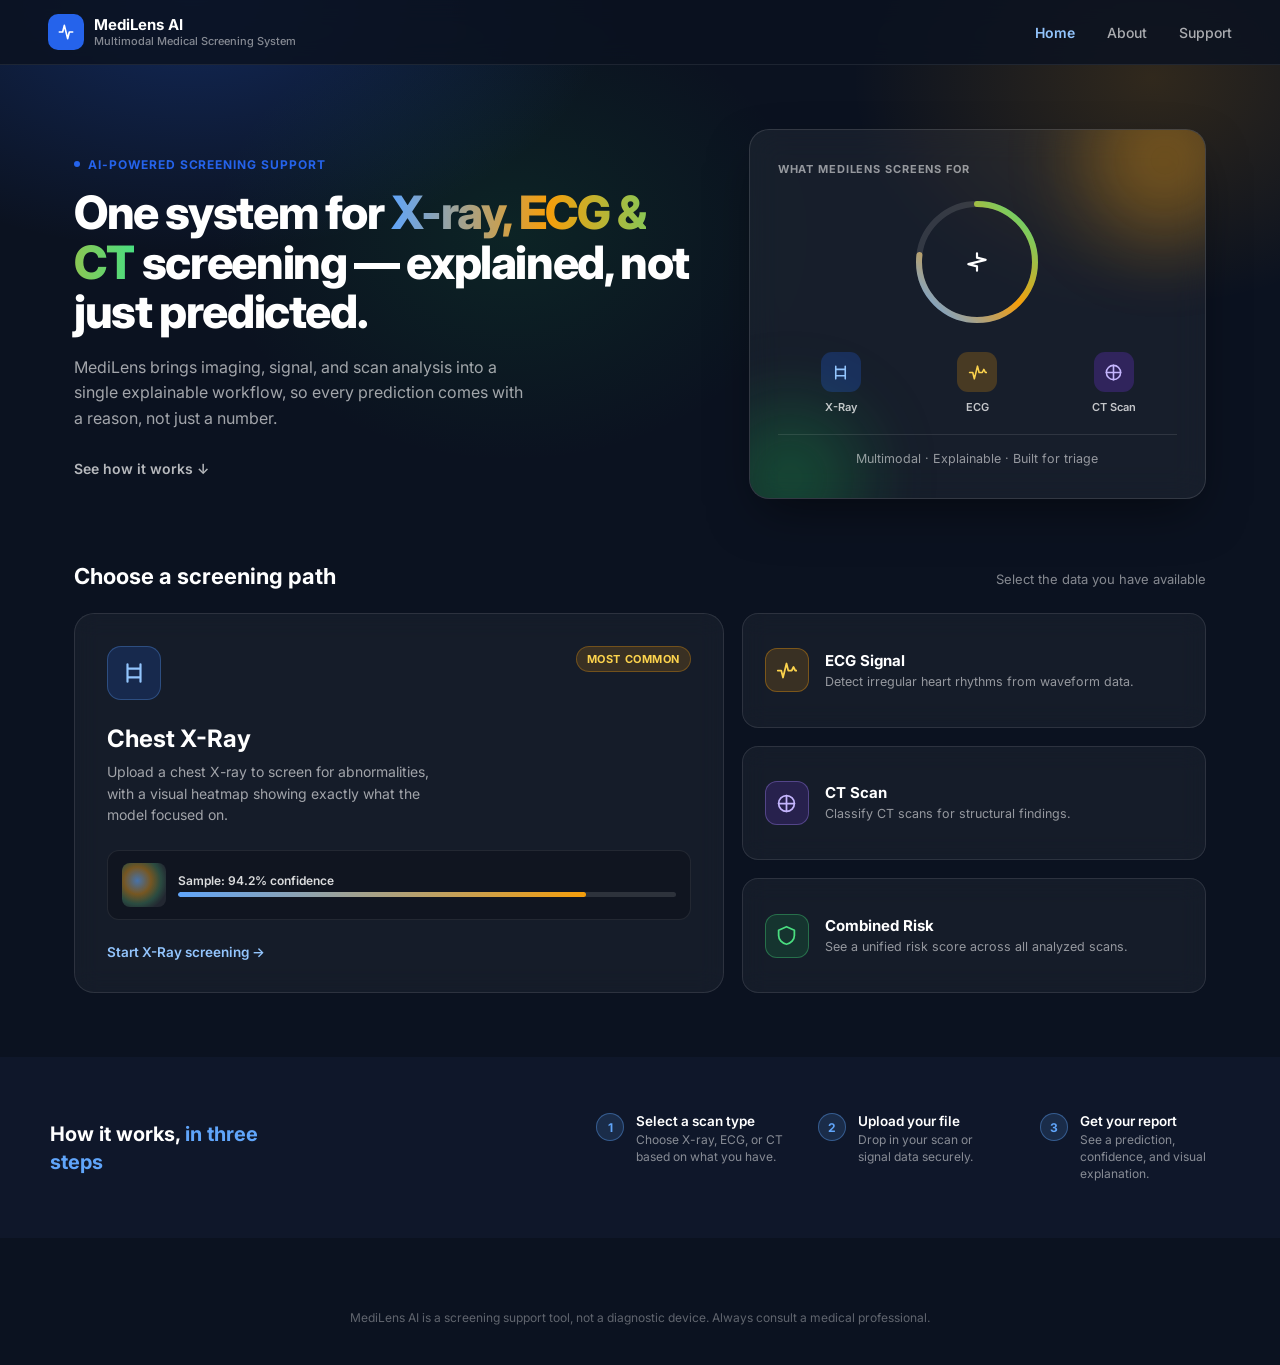
<file: frontend/index.html>
<!DOCTYPE html>
<html lang="en">
<head>
<meta charset="UTF-8">
<meta name="viewport" content="width=device-width, initial-scale=1.0">
<title>MediLens AI</title>
<link rel="preconnect" href="https://fonts.googleapis.com">
<link href="https://fonts.googleapis.com/css2?family=Inter:wght@400;500;600;700;800&display=swap" rel="stylesheet">
<link rel="stylesheet" href="style.css">
<style>
  body {
    overflow-x: hidden;
    background: #0B1220;
    color: white;
  }

  /* Dark navbar override for this page */
  .navbar {
    background: rgba(11, 18, 32, 0.85);
    backdrop-filter: blur(12px);
    border-bottom: 1px solid rgba(255,255,255,0.08);
  }

  .navbar .brand-text h1 { color: white; }
  .navbar .brand-text p { color: rgba(255,255,255,0.5); }
  .navbar .nav-links a { color: rgba(255,255,255,0.65); }
  .navbar .nav-links a:hover,
  .navbar .nav-links a.active { color: #93C5FD; }

  /* Ambient background glow, sits behind everything */
  .ambient-glow {
    position: absolute;
    top: 0; left: 0; right: 0;
    height: 780px;
    background:
      radial-gradient(ellipse 700px 420px at 15% 0%, rgba(37,99,235,0.28), transparent 60%),
      radial-gradient(ellipse 500px 380px at 90% 10%, rgba(245,158,11,0.16), transparent 60%),
      radial-gradient(ellipse 500px 380px at 40% 30%, rgba(22,163,74,0.12), transparent 60%);
    pointer-events: none;
    z-index: 0;
  }

  .hero-section, .modality-section { position: relative; z-index: 1; }

  /* ===== HERO ===== */
  .hero-section {
    max-width: 1180px;
    margin: 0 auto;
    padding: 64px 24px 56px;
    display: grid;
    grid-template-columns: 1.15fr 0.85fr;
    gap: 56px;
    align-items: center;
  }

  .hero-eyebrow {
    display: inline-flex;
    align-items: center;
    gap: 8px;
    font-size: 12px;
    font-weight: 700;
    color: var(--primary);
    text-transform: uppercase;
    letter-spacing: 0.08em;
    margin-bottom: 16px;
  }

  .hero-eyebrow::before {
    content: '';
    width: 6px;
    height: 6px;
    border-radius: 50%;
    background: var(--primary);
  }

  .hero-title {
    font-size: 46px;
    font-weight: 800;
    line-height: 1.08;
    letter-spacing: -0.03em;
    color: white;
    margin-bottom: 18px;
  }

  .hero-title em {
    font-style: normal;
    background: linear-gradient(90deg, #60A5FA, #F59E0B, #4ADE80);
    -webkit-background-clip: text;
    background-clip: text;
    color: transparent;
  }

  .hero-desc {
    font-size: 16px;
    color: rgba(255,255,255,0.62);
    line-height: 1.6;
    max-width: 460px;
    margin-bottom: 28px;
  }

  .hero-cta-row {
    display: flex;
    align-items: center;
    gap: 14px;
  }

  .hero-scroll-link {
    font-size: 14px;
    font-weight: 600;
    color: rgba(255,255,255,0.7);
    text-decoration: none;
  }

  .hero-scroll-link:hover { color: #FCD34D; }

  /* ---- Brand panel (decorative visual anchor, not fabricated data) ---- */
  .brand-panel {
    position: relative;
    background: rgba(255,255,255,0.05);
    backdrop-filter: blur(16px);
    border: 1px solid rgba(255,255,255,0.12);
    border-radius: 20px;
    padding: 32px 28px;
    color: white;
    box-shadow: 0 20px 50px -12px rgba(0,0,0,0.5);
    overflow: hidden;
  }

  .brand-panel::before,
  .brand-panel::after {
    content: '';
    position: absolute;
    border-radius: 50%;
    filter: blur(40px);
    opacity: 0.35;
  }

  .brand-panel::before {
    width: 160px; height: 160px;
    background: #F59E0B;
    top: -50px; right: -40px;
  }

  .brand-panel::after {
    width: 140px; height: 140px;
    background: #16A34A;
    bottom: -50px; left: -30px;
  }

  .brand-panel-inner { position: relative; z-index: 1; }

  .brand-eyebrow {
    font-size: 11px;
    font-weight: 700;
    text-transform: uppercase;
    letter-spacing: 0.08em;
    color: rgba(255,255,255,0.55);
    margin-bottom: 22px;
  }

  .brand-ring-wrap {
    display: flex;
    justify-content: center;
    margin-bottom: 26px;
  }

  .brand-ring {
    position: relative;
    width: 128px;
    height: 128px;
  }

  .brand-ring svg { transform: rotate(-90deg); }
  .brand-ring-track { fill: none; stroke: rgba(255,255,255,0.12); stroke-width: 6; }
  .brand-ring-fill {
    fill: none;
    stroke: url(#ringGradient);
    stroke-width: 6;
    stroke-linecap: round;
    stroke-dasharray: 320;
    stroke-dashoffset: 40;
  }

  .brand-ring-icon {
    position: absolute;
    top: 50%; left: 50%;
    transform: translate(-50%, -50%);
    width: 44px; height: 44px;
    display: flex; align-items: center; justify-content: center;
  }

  .brand-ring-icon svg { width: 26px; height: 26px; stroke: white; }

  .brand-modalities {
    display: flex;
    justify-content: space-between;
    gap: 10px;
    margin-bottom: 20px;
  }

  .brand-mod-item {
    flex: 1;
    text-align: center;
  }

  .brand-mod-icon {
    width: 40px; height: 40px;
    border-radius: 11px;
    display: flex; align-items: center; justify-content: center;
    margin: 0 auto 8px;
  }

  .brand-mod-icon svg { width: 19px; height: 19px; }

  .brand-mod-item.xray .brand-mod-icon { background: rgba(37,99,235,0.25); }
  .brand-mod-item.xray .brand-mod-icon svg { stroke: #93C5FD; }

  .brand-mod-item.ecg .brand-mod-icon { background: rgba(245,158,11,0.22); }
  .brand-mod-item.ecg .brand-mod-icon svg { stroke: #FCD34D; }

  .brand-mod-item.ct .brand-mod-icon { background: rgba(124,58,237,0.25); }
  .brand-mod-item.ct .brand-mod-icon svg { stroke: #C4B5FD; }

  .brand-mod-label { font-size: 11px; font-weight: 600; color: rgba(255,255,255,0.75); }

  .brand-panel-footer {
    text-align: center;
    font-size: 12.5px;
    color: rgba(255,255,255,0.55);
    padding-top: 16px;
    border-top: 1px solid rgba(255,255,255,0.1);
  }

  /* ===== BENTO MODALITY SECTION ===== */
  .modality-section {
    max-width: 1180px;
    margin: 0 auto;
    padding: 8px 24px 64px;
  }

  .section-heading-row {
    display: flex;
    align-items: baseline;
    justify-content: space-between;
    margin-bottom: 24px;
  }

  .section-heading-row h2 {
    font-size: 22px;
    font-weight: 700;
    color: white;
  }

  .section-heading-row span {
    font-size: 13px;
    color: rgba(255,255,255,0.5);
  }

  .bento-grid {
    display: grid;
    grid-template-columns: 1.4fr 1fr;
    gap: 18px;
  }

  .bento-featured {
    background: rgba(255,255,255,0.045);
    backdrop-filter: blur(12px);
    border: 1px solid rgba(255,255,255,0.1);
    border-radius: 20px;
    padding: 32px;
    cursor: pointer;
    transition: transform 0.18s ease, box-shadow 0.18s ease, border-color 0.18s ease;
    display: flex;
    flex-direction: column;
    justify-content: space-between;
    gap: 24px;
  }

  .bento-featured:hover {
    transform: translateY(-4px);
    box-shadow: 0 16px 40px -12px rgba(37, 99, 235, 0.35);
    border-color: rgba(96,165,250,0.5);
  }

  .bento-featured-top {
    display: flex;
    align-items: flex-start;
    justify-content: space-between;
  }

  .bento-badge {
    width: 54px; height: 54px;
    border-radius: 14px;
    background: rgba(37,99,235,0.18);
    display: flex; align-items: center; justify-content: center;
    box-shadow: inset 0 0 0 1px rgba(96,165,250,0.3);
  }

  .bento-badge svg { width: 26px; height: 26px; stroke: #93C5FD; }

  .bento-tag {
    font-size: 11px;
    font-weight: 700;
    text-transform: uppercase;
    letter-spacing: 0.05em;
    color: #FCD34D;
    background: rgba(245,158,11,0.16);
    border: 1px solid rgba(245,158,11,0.3);
    padding: 5px 10px;
    border-radius: 20px;
  }

  .bento-featured h3 { font-size: 24px; font-weight: 700; color: white; margin-bottom: 8px; }
  .bento-featured p { font-size: 14px; color: rgba(255,255,255,0.6); line-height: 1.55; max-width: 340px; }

  .bento-mini-preview {
    display: flex;
    align-items: center;
    gap: 12px;
    background: rgba(0,0,0,0.2);
    border: 1px solid rgba(255,255,255,0.08);
    border-radius: 12px;
    padding: 12px 14px;
  }

  .bento-mini-heat {
    width: 44px; height: 44px;
    border-radius: 8px;
    background: radial-gradient(circle at 35% 40%, rgba(96,165,250,0.6) 0%, rgba(245,158,11,0.4) 35%, rgba(74,222,128,0.2) 60%, transparent 80%);
    background-color: rgba(255,255,255,0.08);
    flex-shrink: 0;
  }

  .bento-mini-text { flex-grow: 1; }
  .bento-mini-label { font-size: 12px; font-weight: 600; color: rgba(255,255,255,0.85); margin-bottom: 4px; }
  .bento-mini-track { height: 5px; background: rgba(255,255,255,0.12); border-radius: 3px; overflow: hidden; }
  .bento-mini-fill { height: 100%; width: 82%; background: linear-gradient(90deg, #60A5FA, #F59E0B); border-radius: 3px; }

  .bento-arrow-cta {
    font-size: 13.5px; font-weight: 600; color: #93C5FD;
    display: flex; align-items: center; gap: 6px;
  }

  .bento-side-col {
    display: flex;
    flex-direction: column;
    gap: 18px;
  }

  .bento-small {
    background: rgba(255,255,255,0.045);
    backdrop-filter: blur(12px);
    border: 1px solid rgba(255,255,255,0.1);
    border-radius: 16px;
    padding: 20px 22px;
    display: flex;
    align-items: center;
    gap: 16px;
    cursor: pointer;
    flex: 1;
    transition: transform 0.18s ease, box-shadow 0.18s ease, border-color 0.18s ease;
  }

  .bento-small:hover {
    transform: translateX(4px);
    box-shadow: 0 10px 28px -10px rgba(0, 0, 0, 0.4);
    border-color: rgba(255,255,255,0.28);
  }

  .bento-small-icon {
    width: 44px; height: 44px;
    border-radius: 12px;
    display: flex; align-items: center; justify-content: center;
    flex-shrink: 0;
  }

  .bento-small-icon svg { width: 21px; height: 21px; }

  .bento-small.ecg .bento-small-icon { background: rgba(245,158,11,0.16); box-shadow: inset 0 0 0 1px rgba(245,158,11,0.35); }
  .bento-small.ecg .bento-small-icon svg { stroke: #FCD34D; }

  .bento-small.ct .bento-small-icon { background: rgba(124,58,237,0.18); box-shadow: inset 0 0 0 1px rgba(167,139,250,0.35); }
  .bento-small.ct .bento-small-icon svg { stroke: #C4B5FD; }

  .bento-small.risk .bento-small-icon { background: rgba(22,163,74,0.18); box-shadow: inset 0 0 0 1px rgba(74,222,128,0.35); }
  .bento-small.risk .bento-small-icon svg { stroke: #4ADE80; }

  .bento-small-text h4 { font-size: 15px; font-weight: 700; color: white; margin-bottom: 3px; }
  .bento-small-text p { font-size: 12.5px; color: rgba(255,255,255,0.55); line-height: 1.4; }

  /* ===== DARK HOW-IT-WORKS BAND ===== */
  .how-band {
    background: #0F172A;
    padding: 56px 24px;
  }

  .how-inner {
    max-width: 1180px;
    margin: 0 auto;
    display: flex;
    align-items: center;
    justify-content: space-between;
    gap: 40px;
    flex-wrap: wrap;
  }

  .how-inner-title {
    color: white;
    font-size: 20px;
    font-weight: 700;
    max-width: 240px;
    line-height: 1.4;
  }

  .how-inner-title span { color: #60A5FA; }

  .how-steps {
    display: flex;
    gap: 32px;
    flex-wrap: wrap;
  }

  .how-step {
    display: flex;
    align-items: flex-start;
    gap: 12px;
    max-width: 190px;
  }

  .how-step-num {
    width: 28px; height: 28px;
    border-radius: 50%;
    background: rgba(96,165,250,0.15);
    border: 1px solid rgba(96,165,250,0.4);
    color: #60A5FA;
    display: flex; align-items: center; justify-content: center;
    font-size: 12px; font-weight: 700;
    flex-shrink: 0;
  }

  .how-step-text h5 { color: white; font-size: 13.5px; font-weight: 600; margin-bottom: 3px; }
  .how-step-text p { color: rgba(255,255,255,0.5); font-size: 12px; line-height: 1.4; }

  @media (max-width: 900px) {
    .hero-section { grid-template-columns: 1fr; padding-top: 40px; }
    .bento-grid { grid-template-columns: 1fr; }
    .how-inner { flex-direction: column; align-items: flex-start; }
    .hero-title { font-size: 34px; }
  }

  @media (max-width: 560px) {
    .preview-modalities { flex-direction: column; }
    .bento-small { flex-direction: column; align-items: flex-start; }
  }
</style>
</head>
<body>

  <div class="ambient-glow"></div>

  <nav class="navbar">
    <a href="index.html" class="navbar-brand">
      <div class="logo-mark">
        <svg viewBox="0 0 24 24" fill="none" stroke-width="2" stroke-linecap="round" stroke-linejoin="round">
          <path d="M4 12h4l2-8 4 16 2-8h4"/>
        </svg>
      </div>
      <div class="brand-text">
        <h1>MediLens AI</h1>
        <p>Multimodal Medical Screening System</p>
      </div>
    </a>
    <div class="nav-links">
      <a href="index.html" class="active">Home</a>
      <a href="about.html">About</a>
      <a href="support.html">Support</a>
    </div>
  </nav>

  <!-- HERO -->
  <section class="hero-section">
    <div>
      <div class="hero-eyebrow">AI-Powered Screening Support</div>
      <h1 class="hero-title">One system for <em>X-ray, ECG &amp; CT</em> screening — explained, not just predicted.</h1>
      <p class="hero-desc">MediLens brings imaging, signal, and scan analysis into a single explainable workflow, so every prediction comes with a reason, not just a number.</p>
      <div class="hero-cta-row">
        <a href="#modalities" class="hero-scroll-link">See how it works ↓</a>
      </div>
    </div>

    <div class="brand-panel">
      <div class="brand-panel-inner">
        <div class="brand-eyebrow">What MediLens Screens For</div>

        <div class="brand-ring-wrap">
          <div class="brand-ring">
            <svg viewBox="0 0 128 128">
              <defs>
                <linearGradient id="ringGradient" x1="0%" y1="0%" x2="100%" y2="100%">
                  <stop offset="0%" stop-color="#60A5FA"/>
                  <stop offset="50%" stop-color="#F59E0B"/>
                  <stop offset="100%" stop-color="#4ADE80"/>
                </linearGradient>
              </defs>
              <circle class="brand-ring-track" cx="64" cy="64" r="58"/>
              <circle class="brand-ring-fill" cx="64" cy="64" r="58"/>
            </svg>
            <div class="brand-ring-icon">
              <svg viewBox="0 0 24 24" fill="none" stroke-width="2" stroke-linecap="round" stroke-linejoin="round">
                <path d="M4 12h4l2-8 4 16 2-8h4"/>
              </svg>
            </div>
          </div>
        </div>

        <div class="brand-modalities">
          <div class="brand-mod-item xray">
            <div class="brand-mod-icon">
              <svg viewBox="0 0 24 24" fill="none" stroke-width="2" stroke-linecap="round" stroke-linejoin="round">
                <path d="M6 4v16M18 4v16M6 8h12M6 16h12"/>
              </svg>
            </div>
            <div class="brand-mod-label">X-Ray</div>
          </div>
          <div class="brand-mod-item ecg">
            <div class="brand-mod-icon">
              <svg viewBox="0 0 24 24" fill="none" stroke-width="2" stroke-linecap="round" stroke-linejoin="round">
                <path d="M2 12h4l2 8 4-16 2 8h4l2-4 2 4h2"/>
              </svg>
            </div>
            <div class="brand-mod-label">ECG</div>
          </div>
          <div class="brand-mod-item ct">
            <div class="brand-mod-icon">
              <svg viewBox="0 0 24 24" fill="none" stroke-width="2" stroke-linecap="round" stroke-linejoin="round">
                <circle cx="12" cy="12" r="9"/>
                <path d="M12 3v18M3 12h18"/>
              </svg>
            </div>
            <div class="brand-mod-label">CT Scan</div>
          </div>
        </div>

        <div class="brand-panel-footer">Multimodal · Explainable · Built for triage</div>
      </div>
    </div>
  </section>

  <!-- MODALITY BENTO GRID -->
  <section class="modality-section" id="modalities">
    <div class="section-heading-row">
      <h2>Choose a screening path</h2>
      <span>Select the data you have available</span>
    </div>

    <div class="bento-grid">
      <div class="bento-featured" onclick="window.location.href='upload.html?type=xray'">
        <div class="bento-featured-top">
          <div class="bento-badge">
            <svg viewBox="0 0 24 24" fill="none" stroke-width="2" stroke-linecap="round" stroke-linejoin="round">
              <path d="M6 4v16M18 4v16M6 8h12M6 16h12"/>
            </svg>
          </div>
          <span class="bento-tag">Most common</span>
        </div>
        <div>
          <h3>Chest X-Ray</h3>
          <p>Upload a chest X-ray to screen for abnormalities, with a visual heatmap showing exactly what the model focused on.</p>
        </div>
        <div class="bento-mini-preview">
          <div class="bento-mini-heat"></div>
          <div class="bento-mini-text">
            <div class="bento-mini-label">Sample: 94.2% confidence</div>
            <div class="bento-mini-track"><div class="bento-mini-fill"></div></div>
          </div>
        </div>
        <div class="bento-arrow-cta">Start X-Ray screening →</div>
      </div>

      <div class="bento-side-col">
        <div class="bento-small ecg" onclick="window.location.href='upload-ecg.html'">
          <div class="bento-small-icon">
            <svg viewBox="0 0 24 24" fill="none" stroke-width="2" stroke-linecap="round" stroke-linejoin="round">
              <path d="M2 12h4l2 8 4-16 2 8h4l2-4 2 4h2"/>
            </svg>
          </div>
          <div class="bento-small-text">
            <h4>ECG Signal</h4>
            <p>Detect irregular heart rhythms from waveform data.</p>
          </div>
        </div>

        <div class="bento-small ct" onclick="window.location.href='upload.html?type=ct'">
          <div class="bento-small-icon">
            <svg viewBox="0 0 24 24" fill="none" stroke-width="2" stroke-linecap="round" stroke-linejoin="round">
              <circle cx="12" cy="12" r="9"/>
              <path d="M12 3v18M3 12h18"/>
            </svg>
          </div>
          <div class="bento-small-text">
            <h4>CT Scan</h4>
            <p>Classify CT scans for structural findings.</p>
          </div>
        </div>

        <div class="bento-small risk" onclick="window.location.href='risk-summary.html'">
          <div class="bento-small-icon">
            <svg viewBox="0 0 24 24" fill="none" stroke-width="2" stroke-linecap="round" stroke-linejoin="round">
              <path d="M12 2 3 6v6c0 5 4 9 9 10 5-1 9-5 9-10V6l-9-4z"/>
            </svg>
          </div>
          <div class="bento-small-text">
            <h4>Combined Risk</h4>
            <p>See a unified risk score across all analyzed scans.</p>
          </div>
        </div>
      </div>
    </div>
  </section>

  <!-- DARK HOW IT WORKS -->
  <section class="how-band">
    <div class="how-inner">
      <div class="how-inner-title">How it works, <span>in three steps</span></div>
      <div class="how-steps">
        <div class="how-step">
          <div class="how-step-num">1</div>
          <div class="how-step-text">
            <h5>Select a scan type</h5>
            <p>Choose X-ray, ECG, or CT based on what you have.</p>
          </div>
        </div>
        <div class="how-step">
          <div class="how-step-num">2</div>
          <div class="how-step-text">
            <h5>Upload your file</h5>
            <p>Drop in your scan or signal data securely.</p>
          </div>
        </div>
        <div class="how-step">
          <div class="how-step-num">3</div>
          <div class="how-step-text">
            <h5>Get your report</h5>
            <p>See a prediction, confidence, and visual explanation.</p>
          </div>
        </div>
      </div>
    </div>
  </section>

  <div class="container" style="padding-top: 24px; padding-bottom: 40px;">
    <p class="disclaimer" style="color: rgba(255,255,255,0.35); border-color: rgba(255,255,255,0.08);">MediLens AI is a screening support tool, not a diagnostic device. Always consult a medical professional.</p>
  </div>

</body>
</html>
</file>
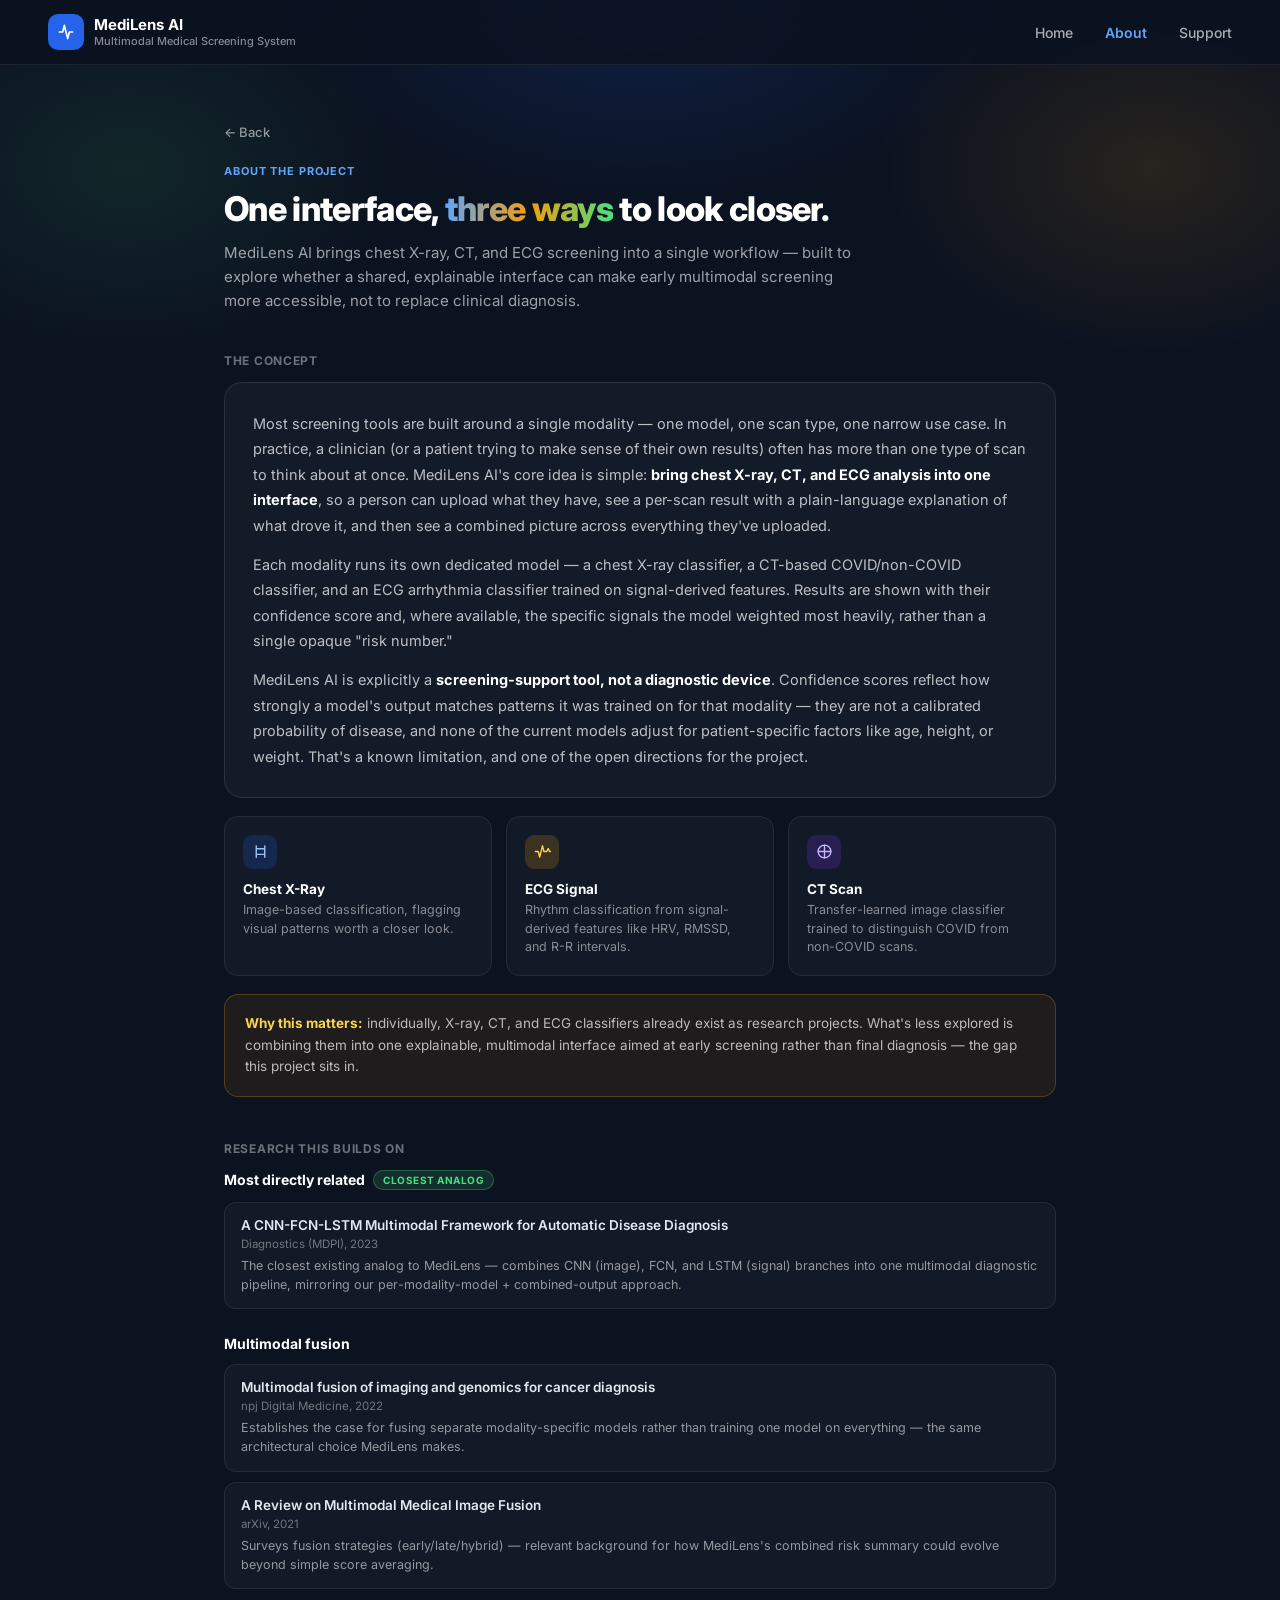
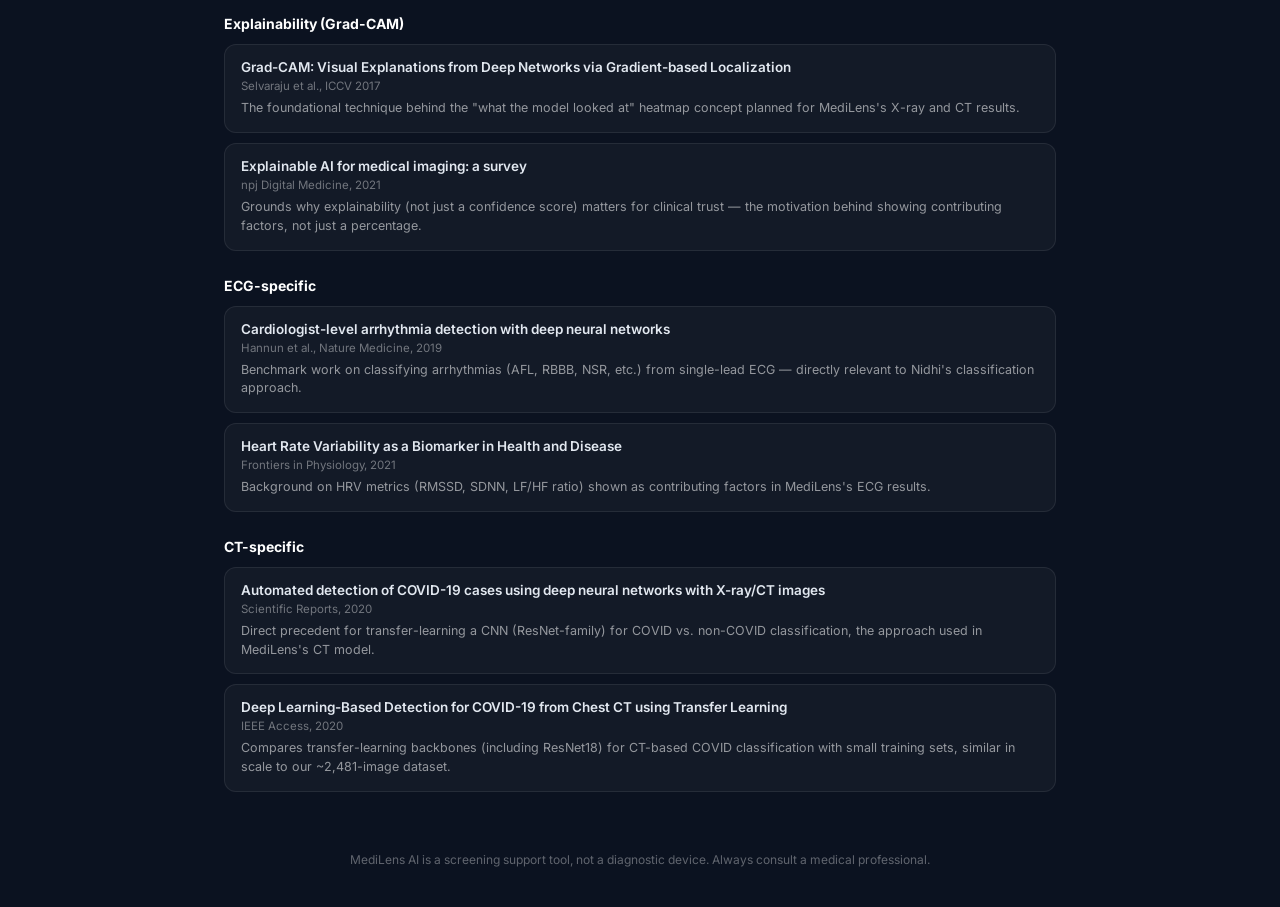
<file: frontend/about.html>
<!DOCTYPE html>
<html lang="en">
<head>
<meta charset="UTF-8">
<meta name="viewport" content="width=device-width, initial-scale=1.0">
<title>About — MediLens AI</title>
<link rel="preconnect" href="https://fonts.googleapis.com">
<link href="https://fonts.googleapis.com/css2?family=Inter:wght@400;500;600;700;800&display=swap" rel="stylesheet">
<link rel="stylesheet" href="style.css">
<style>
  body {
    background: #0B1220;
    color: white;
    overflow-x: hidden;
  }

  .navbar {
    background: rgba(11, 18, 32, 0.85);
    backdrop-filter: blur(12px);
    border-bottom: 1px solid rgba(255,255,255,0.08);
  }

  .navbar .brand-text h1 { color: white; }
  .navbar .brand-text p { color: rgba(255,255,255,0.5); }
  .navbar .nav-links a { color: rgba(255,255,255,0.65); }
  .navbar .nav-links a:hover,
  .navbar .nav-links a.active { color: #60A5FA; }

  .ambient-glow {
    position: absolute;
    top: 0; left: 0; right: 0;
    height: 560px;
    background:
      radial-gradient(ellipse 600px 360px at 50% 0%, rgba(37,99,235,0.18), transparent 60%),
      radial-gradient(ellipse 460px 320px at 90% 30%, rgba(245,158,11,0.12), transparent 60%),
      radial-gradient(ellipse 460px 320px at 10% 30%, rgba(74,222,128,0.1), transparent 60%);
    pointer-events: none;
    z-index: 0;
  }

  .container { position: relative; z-index: 1; max-width: 880px; }
  .back-link { color: rgba(255,255,255,0.55); }
  .back-link:hover { color: #93C5FD; }

  .page-header { margin-bottom: 40px; }

  .page-eyebrow {
    font-size: 11px; font-weight: 700; text-transform: uppercase;
    letter-spacing: 0.08em; color: #60A5FA; margin-bottom: 10px;
  }

  .page-header h2 {
    font-size: 34px; font-weight: 800; color: white; letter-spacing: -0.02em; margin-bottom: 12px;
  }
  .page-header h2 em {
    font-style: normal;
    background: linear-gradient(90deg, #60A5FA, #F59E0B, #4ADE80);
    -webkit-background-clip: text;
    background-clip: text;
    color: transparent;
  }
  .page-header p { font-size: 15px; color: rgba(255,255,255,0.6); line-height: 1.6; max-width: 640px; }

  .about-section { margin-bottom: 44px; }

  .section-label {
    font-size: 12px; font-weight: 700; text-transform: uppercase;
    letter-spacing: 0.06em; color: rgba(255,255,255,0.4); margin-bottom: 14px;
  }

  .concept-card {
    background: rgba(255,255,255,0.04);
    backdrop-filter: blur(12px);
    border: 1px solid rgba(255,255,255,0.1);
    border-radius: 18px;
    padding: 28px;
  }

  .concept-card p {
    font-size: 14.5px; line-height: 1.75; color: rgba(255,255,255,0.72);
  }
  .concept-card p + p { margin-top: 14px; }
  .concept-card strong { color: white; font-weight: 700; }

  .pillar-grid {
    display: grid;
    grid-template-columns: repeat(3, 1fr);
    gap: 14px;
    margin-top: 18px;
  }

  .pillar {
    background: rgba(255,255,255,0.03);
    border: 1px solid rgba(255,255,255,0.08);
    border-radius: 14px;
    padding: 18px;
  }
  .pillar-icon {
    width: 34px; height: 34px; border-radius: 9px;
    display: flex; align-items: center; justify-content: center; margin-bottom: 12px;
  }
  .pillar-icon svg { width: 17px; height: 17px; }
  .pillar.xray .pillar-icon { background: rgba(37,99,235,0.18); }
  .pillar.xray .pillar-icon svg { stroke: #93C5FD; }
  .pillar.ecg .pillar-icon { background: rgba(245,158,11,0.18); }
  .pillar.ecg .pillar-icon svg { stroke: #FCD34D; }
  .pillar.ct .pillar-icon { background: rgba(124,58,237,0.2); }
  .pillar.ct .pillar-icon svg { stroke: #C4B5FD; }
  .pillar-title { font-size: 13.5px; font-weight: 700; color: white; margin-bottom: 4px; }
  .pillar-desc { font-size: 12.5px; color: rgba(255,255,255,0.5); line-height: 1.5; }

  .note-box {
    background: rgba(245,158,11,0.08);
    border: 1px solid rgba(245,158,11,0.25);
    border-radius: 14px;
    padding: 18px 20px;
    margin-top: 18px;
    font-size: 13.5px;
    color: rgba(255,255,255,0.7);
    line-height: 1.6;
  }
  .note-box strong { color: #FCD34D; }

  .paper-group { margin-bottom: 26px; }
  .paper-group-title {
    font-size: 14px; font-weight: 700; color: white; margin-bottom: 12px;
    display: flex; align-items: center; gap: 8px;
  }
  .paper-group-title .tag {
    font-size: 10px; font-weight: 700; text-transform: uppercase; letter-spacing: 0.05em;
    padding: 3px 9px; border-radius: 20px;
    background: rgba(74,222,128,0.14); color: #4ADE80; border: 1px solid rgba(74,222,128,0.3);
  }

  .paper-list { display: flex; flex-direction: column; gap: 10px; }

  .paper-item {
    display: block;
    background: rgba(255,255,255,0.035);
    border: 1px solid rgba(255,255,255,0.08);
    border-radius: 12px;
    padding: 14px 16px;
    text-decoration: none;
    transition: border-color 0.15s ease, background 0.15s ease;
  }
  .paper-item:hover {
    border-color: rgba(96,165,250,0.4);
    background: rgba(255,255,255,0.055);
  }

  .paper-title { font-size: 13.5px; font-weight: 600; color: #E2E8F0; margin-bottom: 4px; }
  .paper-meta { font-size: 11.5px; color: rgba(255,255,255,0.4); margin-bottom: 6px; }
  .paper-relevance { font-size: 12.5px; color: rgba(255,255,255,0.55); line-height: 1.5; }

  .disclaimer { color: rgba(255,255,255,0.35); border-color: rgba(255,255,255,0.08); margin-top: 36px; }

  @media (max-width: 700px) {
    .pillar-grid { grid-template-columns: 1fr; }
  }
</style>
</head>
<body>

  <div class="ambient-glow"></div>

  <nav class="navbar">
    <a href="index.html" class="navbar-brand">
      <div class="logo-mark">
        <svg viewBox="0 0 24 24" fill="none" stroke-width="2" stroke-linecap="round" stroke-linejoin="round">
          <path d="M4 12h4l2-8 4 16 2-8h4"/>
        </svg>
      </div>
      <div class="brand-text">
        <h1>MediLens AI</h1>
        <p>Multimodal Medical Screening System</p>
      </div>
    </a>
    <div class="nav-links">
      <a href="index.html">Home</a>
      <a href="about.html" class="active">About</a>
      <a href="support.html">Support</a>
    </div>
  </nav>

  <div class="container">
    <a href="index.html" class="back-link">← Back</a>

    <div class="page-header">
      <div class="page-eyebrow">About the Project</div>
      <h2>One interface, <em>three ways</em> to look closer.</h2>
      <p>MediLens AI brings chest X-ray, CT, and ECG screening into a single workflow — built to explore whether a shared, explainable interface can make early multimodal screening more accessible, not to replace clinical diagnosis.</p>
    </div>

    <div class="about-section">
      <div class="section-label">The Concept</div>
      <div class="concept-card">
        <p>Most screening tools are built around a single modality — one model, one scan type, one narrow use case. In practice, a clinician (or a patient trying to make sense of their own results) often has more than one type of scan to think about at once. MediLens AI's core idea is simple: <strong>bring chest X-ray, CT, and ECG analysis into one interface</strong>, so a person can upload what they have, see a per-scan result with a plain-language explanation of what drove it, and then see a combined picture across everything they've uploaded.</p>
        <p>Each modality runs its own dedicated model — a chest X-ray classifier, a CT-based COVID/non-COVID classifier, and an ECG arrhythmia classifier trained on signal-derived features. Results are shown with their confidence score and, where available, the specific signals the model weighted most heavily, rather than a single opaque "risk number."</p>
        <p>MediLens AI is explicitly a <strong>screening-support tool, not a diagnostic device</strong>. Confidence scores reflect how strongly a model's output matches patterns it was trained on for that modality — they are not a calibrated probability of disease, and none of the current models adjust for patient-specific factors like age, height, or weight. That's a known limitation, and one of the open directions for the project.</p>
      </div>

      <div class="pillar-grid">
        <div class="pillar xray">
          <div class="pillar-icon">
            <svg viewBox="0 0 24 24" fill="none" stroke-width="2" stroke-linecap="round" stroke-linejoin="round"><path d="M6 4v16M18 4v16M6 8h12M6 16h12"/></svg>
          </div>
          <div class="pillar-title">Chest X-Ray</div>
          <div class="pillar-desc">Image-based classification, flagging visual patterns worth a closer look.</div>
        </div>
        <div class="pillar ecg">
          <div class="pillar-icon">
            <svg viewBox="0 0 24 24" fill="none" stroke-width="2" stroke-linecap="round" stroke-linejoin="round"><path d="M2 12h4l2 8 4-16 2 8h4l2-4 2 4h2"/></svg>
          </div>
          <div class="pillar-title">ECG Signal</div>
          <div class="pillar-desc">Rhythm classification from signal-derived features like HRV, RMSSD, and R-R intervals.</div>
        </div>
        <div class="pillar ct">
          <div class="pillar-icon">
            <svg viewBox="0 0 24 24" fill="none" stroke-width="2" stroke-linecap="round" stroke-linejoin="round"><circle cx="12" cy="12" r="9"/><path d="M12 3v18M3 12h18"/></svg>
          </div>
          <div class="pillar-title">CT Scan</div>
          <div class="pillar-desc">Transfer-learned image classifier trained to distinguish COVID from non-COVID scans.</div>
        </div>
      </div>

      <div class="note-box">
        <strong>Why this matters:</strong> individually, X-ray, CT, and ECG classifiers already exist as research projects. What's less explored is combining them into one explainable, multimodal interface aimed at early screening rather than final diagnosis — the gap this project sits in.
      </div>
    </div>

    <div class="about-section">
      <div class="section-label">Research This Builds On</div>

      <div class="paper-group">
        <div class="paper-group-title">Most directly related <span class="tag">Closest analog</span></div>
        <div class="paper-list">
          <a class="paper-item" href="https://www.mdpi.com/2075-4418/13/9/1621" target="_blank" rel="noopener">
            <div class="paper-title">A CNN-FCN-LSTM Multimodal Framework for Automatic Disease Diagnosis</div>
            <div class="paper-meta">Diagnostics (MDPI), 2023</div>
            <div class="paper-relevance">The closest existing analog to MediLens — combines CNN (image), FCN, and LSTM (signal) branches into one multimodal diagnostic pipeline, mirroring our per-modality-model + combined-output approach.</div>
          </a>
        </div>
      </div>

      <div class="paper-group">
        <div class="paper-group-title">Multimodal fusion</div>
        <div class="paper-list">
          <a class="paper-item" href="https://www.nature.com/articles/s41746-020-00341-z" target="_blank" rel="noopener">
            <div class="paper-title">Multimodal fusion of imaging and genomics for cancer diagnosis</div>
            <div class="paper-meta">npj Digital Medicine, 2022</div>
            <div class="paper-relevance">Establishes the case for fusing separate modality-specific models rather than training one model on everything — the same architectural choice MediLens makes.</div>
          </a>
          <a class="paper-item" href="https://arxiv.org/abs/2103.06255" target="_blank" rel="noopener">
            <div class="paper-title">A Review on Multimodal Medical Image Fusion</div>
            <div class="paper-meta">arXiv, 2021</div>
            <div class="paper-relevance">Surveys fusion strategies (early/late/hybrid) — relevant background for how MediLens's combined risk summary could evolve beyond simple score averaging.</div>
          </a>
        </div>
      </div>

      <div class="paper-group">
        <div class="paper-group-title">Explainability (Grad-CAM)</div>
        <div class="paper-list">
          <a class="paper-item" href="https://arxiv.org/abs/1610.02391" target="_blank" rel="noopener">
            <div class="paper-title">Grad-CAM: Visual Explanations from Deep Networks via Gradient-based Localization</div>
            <div class="paper-meta">Selvaraju et al., ICCV 2017</div>
            <div class="paper-relevance">The foundational technique behind the "what the model looked at" heatmap concept planned for MediLens's X-ray and CT results.</div>
          </a>
          <a class="paper-item" href="https://www.nature.com/articles/s41746-021-00464-x" target="_blank" rel="noopener">
            <div class="paper-title">Explainable AI for medical imaging: a survey</div>
            <div class="paper-meta">npj Digital Medicine, 2021</div>
            <div class="paper-relevance">Grounds why explainability (not just a confidence score) matters for clinical trust — the motivation behind showing contributing factors, not just a percentage.</div>
          </a>
        </div>
      </div>

      <div class="paper-group">
        <div class="paper-group-title">ECG-specific</div>
        <div class="paper-list">
          <a class="paper-item" href="https://www.nature.com/articles/s41591-018-0268-3" target="_blank" rel="noopener">
            <div class="paper-title">Cardiologist-level arrhythmia detection with deep neural networks</div>
            <div class="paper-meta">Hannun et al., Nature Medicine, 2019</div>
            <div class="paper-relevance">Benchmark work on classifying arrhythmias (AFL, RBBB, NSR, etc.) from single-lead ECG — directly relevant to Nidhi's classification approach.</div>
          </a>
          <a class="paper-item" href="https://www.frontiersin.org/articles/10.3389/fphys.2021.598734/full" target="_blank" rel="noopener">
            <div class="paper-title">Heart Rate Variability as a Biomarker in Health and Disease</div>
            <div class="paper-meta">Frontiers in Physiology, 2021</div>
            <div class="paper-relevance">Background on HRV metrics (RMSSD, SDNN, LF/HF ratio) shown as contributing factors in MediLens's ECG results.</div>
          </a>
        </div>
      </div>

      <div class="paper-group">
        <div class="paper-group-title">CT-specific</div>
        <div class="paper-list">
          <a class="paper-item" href="https://www.nature.com/articles/s41598-020-76550-z" target="_blank" rel="noopener">
            <div class="paper-title">Automated detection of COVID-19 cases using deep neural networks with X-ray/CT images</div>
            <div class="paper-meta">Scientific Reports, 2020</div>
            <div class="paper-relevance">Direct precedent for transfer-learning a CNN (ResNet-family) for COVID vs. non-COVID classification, the approach used in MediLens's CT model.</div>
          </a>
          <a class="paper-item" href="https://ieeexplore.ieee.org/document/9098860" target="_blank" rel="noopener">
            <div class="paper-title">Deep Learning-Based Detection for COVID-19 from Chest CT using Transfer Learning</div>
            <div class="paper-meta">IEEE Access, 2020</div>
            <div class="paper-relevance">Compares transfer-learning backbones (including ResNet18) for CT-based COVID classification with small training sets, similar in scale to our ~2,481-image dataset.</div>
          </a>
        </div>
      </div>
    </div>

    <p class="disclaimer">MediLens AI is a screening support tool, not a diagnostic device. Always consult a medical professional.</p>
  </div>

</body>
</html>
</file>
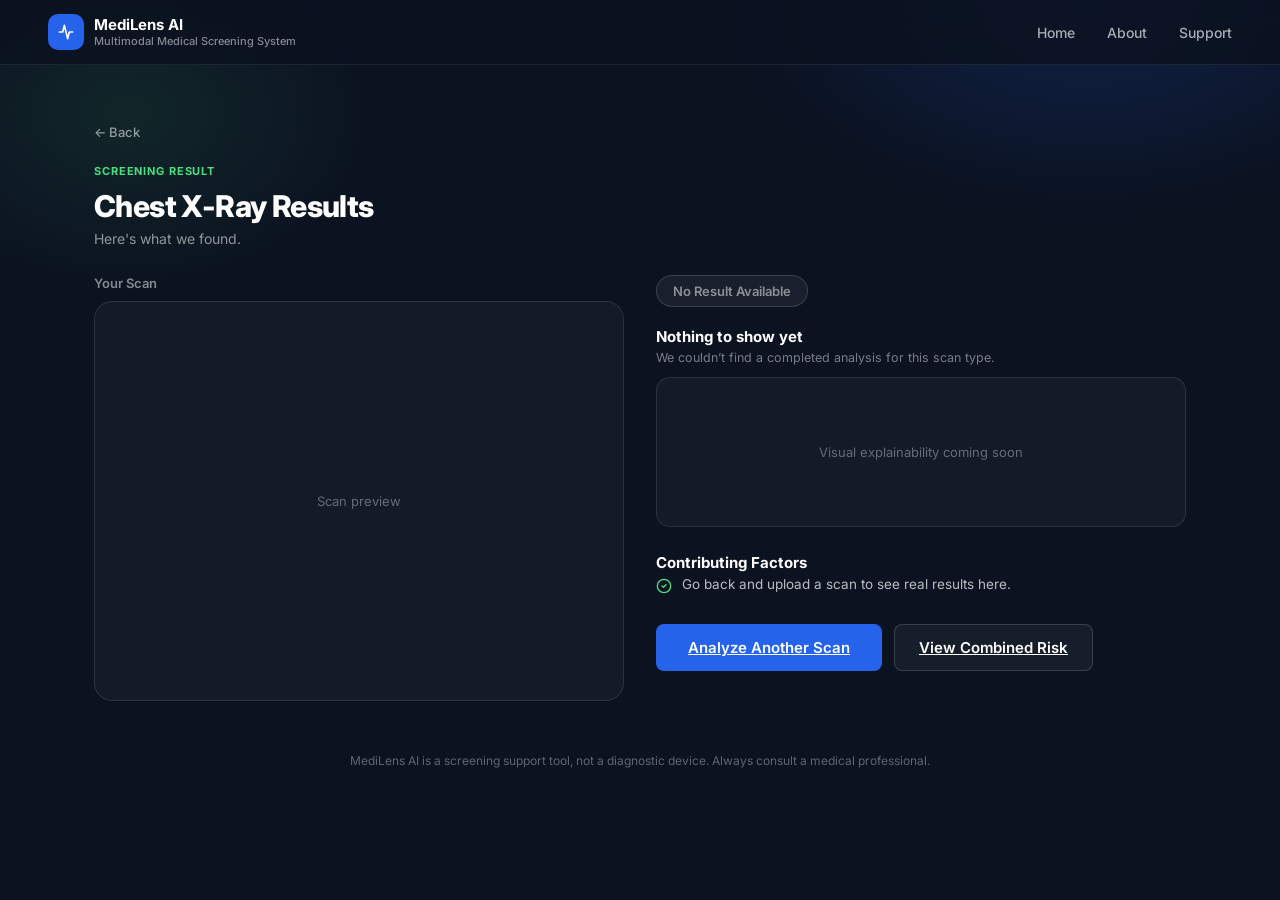
<file: frontend/result.html>
<!DOCTYPE html>
<html lang="en">
<head>
<meta charset="UTF-8">
<meta name="viewport" content="width=device-width, initial-scale=1.0">
<title>Results — MediLens AI</title>
<link rel="preconnect" href="https://fonts.googleapis.com">
<link href="https://fonts.googleapis.com/css2?family=Inter:wght@400;500;600;700;800&display=swap" rel="stylesheet">
<link rel="stylesheet" href="style.css">
<style>
  body {
    background: #0B1220;
    color: white;
    overflow-x: hidden;
  }

  .navbar {
    background: rgba(11, 18, 32, 0.85);
    backdrop-filter: blur(12px);
    border-bottom: 1px solid rgba(255,255,255,0.08);
  }

  .navbar .brand-text h1 { color: white; }
  .navbar .brand-text p { color: rgba(255,255,255,0.5); }
  .navbar .nav-links a { color: rgba(255,255,255,0.65); }
  .navbar .nav-links a:hover,
  .navbar .nav-links a.active { color: #93C5FD; }

  .ambient-glow {
    position: absolute;
    top: 0; left: 0; right: 0;
    height: 560px;
    background:
      radial-gradient(ellipse 600px 360px at 85% 0%, rgba(37,99,235,0.2), transparent 60%),
      radial-gradient(ellipse 420px 300px at 10% 20%, rgba(74,222,128,0.1), transparent 60%);
    pointer-events: none;
    z-index: 0;
  }

  .container { position: relative; z-index: 1; }
  .back-link { color: rgba(255,255,255,0.55); }
  .back-link:hover { color: #93C5FD; }

  .page-header { margin-bottom: 28px; }

  .page-eyebrow {
    font-size: 11px; font-weight: 700; text-transform: uppercase;
    letter-spacing: 0.08em; color: #4ADE80; margin-bottom: 10px;
  }

  .page-header h2 { font-size: 30px; font-weight: 800; color: white; letter-spacing: -0.02em; margin-bottom: 6px; }
  .page-header p { font-size: 14px; color: rgba(255,255,255,0.55); }

  .result-grid {
    display: grid;
    grid-template-columns: 1fr 1fr;
    gap: 32px;
    align-items: start;
  }

  .scan-label { font-size: 13px; font-weight: 600; color: rgba(255,255,255,0.5); margin-bottom: 10px; }

  .scan-box {
    background: rgba(255,255,255,0.04);
    backdrop-filter: blur(12px);
    border: 1px solid rgba(255,255,255,0.1);
    border-radius: 18px;
    height: 400px;
    display: flex; align-items: center; justify-content: center;
    overflow: hidden;
  }

  .scan-box .placeholder-text { color: rgba(255,255,255,0.35); font-size: 13px; }
  .waveform-svg { width: 90%; height: 120px; }

  .prediction-pill {
    display: inline-block;
    font-size: 13px; font-weight: 600;
    padding: 7px 16px;
    border-radius: 20px;
    margin-bottom: 20px;
    border: 1px solid transparent;
  }

  .prediction-pill.abnormal { background: rgba(248,113,113,0.14); color: #F87171; border-color: rgba(248,113,113,0.3); }
  .prediction-pill.normal { background: rgba(74,222,128,0.14); color: #4ADE80; border-color: rgba(74,222,128,0.3); }
  .prediction-pill.error { background: rgba(255,255,255,0.06); color: rgba(255,255,255,0.5); border-color: rgba(255,255,255,0.15); }

  .confidence-label { font-size: 13px; color: rgba(255,255,255,0.5); font-weight: 500; margin-bottom: 4px; }
  .confidence-value { font-size: 32px; font-weight: 800; color: white; margin-bottom: 10px; }

  .confidence-track {
    width: 100%; height: 7px;
    background: rgba(255,255,255,0.1);
    border-radius: 4px;
    overflow: hidden;
    margin-bottom: 26px;
  }

  .confidence-fill { height: 100%; border-radius: 4px; background: #F87171; }

  .section-heading { font-size: 15px; font-weight: 700; color: white; margin-bottom: 4px; }
  .section-sub { font-size: 12.5px; color: rgba(255,255,255,0.45); margin-bottom: 12px; }

  .heatmap-box {
    background: rgba(255,255,255,0.04);
    border: 1px solid rgba(255,255,255,0.1);
    border-radius: 14px;
    height: 150px;
    margin-bottom: 26px;
    overflow: hidden;
    position: relative;
  }

  .heatmap-gradient {
    width: 100%; height: 100%;
    background: radial-gradient(circle at 40% 45%, rgba(248,113,113,0.5) 0%, rgba(245,158,11,0.3) 30%, rgba(96,165,250,0.12) 55%, transparent 75%);
  }

  .factors-list { display: flex; flex-direction: column; gap: 10px; margin-bottom: 30px; }

  .factor-item { display: flex; align-items: flex-start; gap: 10px; font-size: 13.5px; color: rgba(255,255,255,0.72); }
  .factor-item svg { width: 16px; height: 16px; stroke: #4ADE80; flex-shrink: 0; margin-top: 2px; }

  .action-row { display: flex; gap: 12px; }

  .btn-secondary {
    background: rgba(255,255,255,0.05);
    border: 1px solid rgba(255,255,255,0.15);
    color: white;
    padding: 13px 24px;
  }

  .btn-secondary:hover { border-color: #93C5FD; color: #93C5FD; background: rgba(255,255,255,0.08); }

  .disclaimer { color: rgba(255,255,255,0.35); border-color: rgba(255,255,255,0.08); margin-top: 36px; }

  @media (max-width: 800px) {
    .result-grid { grid-template-columns: 1fr; }
    .scan-box { height: 280px; }
  }
</style>
</head>
<body>

  <div class="ambient-glow"></div>

  <nav class="navbar">
    <a href="index.html" class="navbar-brand">
      <div class="logo-mark">
        <svg viewBox="0 0 24 24" fill="none" stroke-width="2" stroke-linecap="round" stroke-linejoin="round">
          <path d="M4 12h4l2-8 4 16 2-8h4"/>
        </svg>
      </div>
      <div class="brand-text">
        <h1>MediLens AI</h1>
        <p>Multimodal Medical Screening System</p>
      </div>
    </a>
    <div class="nav-links">
      <a href="index.html">Home</a>
      <a href="about.html">About</a>
      <a href="support.html">Support</a>
    </div>
  </nav>

  <div class="container">
    <a href="#" class="back-link" id="backLink">← Back</a>

    <div class="page-header">
      <div class="page-eyebrow">Screening Result</div>
      <h2 id="pageTitle">Chest X-Ray Results</h2>
      <p id="pageSubtitle">Here's what we found.</p>
    </div>

    <div class="result-grid">
      <div>
        <div class="scan-label" id="scanLabel">Your Scan</div>
        <div class="scan-box" id="scanBox">
          <span class="placeholder-text">Scan preview</span>
        </div>
      </div>

      <div>
        <span class="prediction-pill abnormal" id="predictionPill">Abnormality Detected</span>

        <div class="confidence-label" id="confidenceLabel">Confidence</div>
        <div class="confidence-value" id="confidenceValue">94.2%</div>
        <div class="confidence-track">
          <div class="confidence-fill" id="confidenceFill" style="width: 94.2%;"></div>
        </div>

        <div class="section-heading" id="explainHeading">Where the model looked</div>
        <div class="section-sub" id="explainSub">Highlighted areas show regions that most influenced this prediction.</div>
        <div class="heatmap-box" id="heatmapBox">
          <div class="heatmap-gradient"></div>
        </div>

        <div class="section-heading">Contributing Factors</div>
        <div class="factors-list" id="factorsList">
          <div class="factor-item">
            <svg viewBox="0 0 24 24" fill="none" stroke-width="2" stroke-linecap="round" stroke-linejoin="round"><circle cx="12" cy="12" r="10"/><path d="m9 12 2 2 4-4"/></svg>
            <span>Increased opacity in lower lung field</span>
          </div>
          <div class="factor-item">
            <svg viewBox="0 0 24 24" fill="none" stroke-width="2" stroke-linecap="round" stroke-linejoin="round"><circle cx="12" cy="12" r="10"/><path d="m9 12 2 2 4-4"/></svg>
            <span>Irregular tissue density pattern</span>
          </div>
          <div class="factor-item">
            <svg viewBox="0 0 24 24" fill="none" stroke-width="2" stroke-linecap="round" stroke-linejoin="round"><circle cx="12" cy="12" r="10"/><path d="m9 12 2 2 4-4"/></svg>
            <span>Asymmetric lung markings</span>
          </div>
        </div>

        <div class="action-row">
          <a href="index.html" class="btn btn-primary">Analyze Another Scan</a>
          <a href="risk-summary.html" class="btn btn-secondary">View Combined Risk</a>
        </div>
      </div>
    </div>

    <p class="disclaimer">MediLens AI is a screening support tool, not a diagnostic device. Always consult a medical professional.</p>
  </div>

  <script>
    const params = new URLSearchParams(window.location.search);
    const type = params.get('type') || 'xray';

    // No hardcoded demo numbers anymore — if there's no real result saved for this
    // scan type, or it fails to parse, we say so honestly instead of showing fake data.
    function noDataState(title, scanLabel, backHref) {
      return {
        title,
        scanLabel,
        prediction: 'No Result Available',
        status: 'error',
        confidence: null,
        explainHeading: 'Nothing to show yet',
        explainSub: 'We couldn’t find a completed analysis for this scan type.',
        factors: ['Go back and upload a scan to see real results here.'],
        backHref,
        noHeatmap: true,
        noData: true
      };
    }

    const config = {
      xray: noDataState('Chest X-Ray Results', 'Your Scan', 'upload.html?type=xray'),
      ct: noDataState('CT Scan Results', 'Your Scan', 'upload.html?type=ct'),
      ecg: noDataState('ECG Signal Results', 'Your Signal', 'upload-ecg.html')
    };

    let current = config[type] || config.xray;
    let ecgWaveform = null;

    // If this is an ECG result and we have a REAL saved prediction from the backend, use it
    if (type === 'ecg') {
      const rawResult = localStorage.getItem('medilens_ecg_result');
      if (rawResult) {
        try {
          const real = JSON.parse(rawResult);

          if (Array.isArray(real.waveform) && real.waveform.length > 0) {
            ecgWaveform = real.waveform;
          }

          const predictedClass = real.predicted_class || 'Unknown';
          const isNormal = predictedClass.toLowerCase().includes('normal');
          const confidence = typeof real.confidence_percentage === 'number'
            ? real.confidence_percentage
            : parseFloat(real.confidence_percentage) || 0;

          // Per the confirmed API schema: real.explainability.top_contributing_features
          // is an array of { feature_name, feature_value, description }
          let factors = [];
          const ex = real.explainability || {};

          if (Array.isArray(ex.top_contributing_features)) {
            factors = ex.top_contributing_features.map(f => f.description || f.feature_name || 'Contributing factor');
          }

          if (ex.estimated_heart_rate_bpm !== undefined && ex.estimated_heart_rate_bpm !== null) {
            factors.push(`Estimated heart rate: ${ex.estimated_heart_rate_bpm} bpm`);
          }
          if (ex.hrv_metrics) {
            const hrv = ex.hrv_metrics;
            if (hrv.sdnn !== undefined) factors.push(`Heart rate variability (SDNN): ${hrv.sdnn}`);
            if (hrv.rmssd !== undefined) factors.push(`RMSSD: ${hrv.rmssd}`);
            if (hrv.lf_hf_ratio !== undefined) factors.push(`LF/HF ratio: ${hrv.lf_hf_ratio}`);
          }

          if (factors.length === 0) {
            factors = ['Detailed signal breakdown not available for this recording.'];
          }

          current = {
            title: 'ECG Signal Results',
            scanLabel: 'Your Signal',
            prediction: predictedClass,
            status: isNormal ? 'normal' : 'abnormal',
            confidence: confidence,
            explainHeading: 'Signal characteristics',
            explainSub: 'Key patterns identified from your ECG waveform.',
            factors: factors,
            backHref: 'upload-ecg.html'
          };
        } catch (e) {
          console.warn('Could not parse saved ECG result — showing error state instead of fake data.', e);
        }
      }
    }

    // If this is an X-ray result and we have a REAL saved prediction from Liya's backend, use it.
    // Her model is an ANOMALY DETECTOR, not a standard classifier: it measures how far a scan's
    // learned features sit from a "normal" reference point, and compares that distance to a
    // fixed threshold. There is no probability/confidence value — anomaly_score and threshold
    // are the real signal, so we show those honestly instead of faking a percentage.
    if (type === 'xray') {
      const rawXrayResult = localStorage.getItem('medilens_xray_result');
      if (rawXrayResult) {
        try {
          const real = JSON.parse(rawXrayResult);
          const prediction = real.prediction || 'Unknown';
          const isNormal = prediction === 'NORMAL_LIKE';
          const score = typeof real.anomaly_score === 'number' ? real.anomaly_score : parseFloat(real.anomaly_score) || 0;
          const threshold = typeof real.threshold === 'number' ? real.threshold : parseFloat(real.threshold) || 0;

          // Express how far the score sits relative to the threshold, as a display percentage.
          // 100% = right at the threshold; under 100% = inside the "normal" region; over 100% = flagged abnormal.
          const ratioPct = threshold > 0 ? Math.round((score / threshold) * 100) : 0;

          current = {
            title: 'Chest X-Ray Results',
            scanLabel: 'Your Scan',
            prediction: isNormal ? 'No Significant Anomaly Detected' : 'Abnormal Pattern Detected',
            status: isNormal ? 'normal' : 'abnormal',
            confidence: Math.min(ratioPct, 999),
            confidenceLabel: 'Deviation from normal (% of threshold)',
            explainHeading: 'About this result',
            explainSub: 'This model doesn’t classify by disease — it measures how far this scan’s visual features sit from a learned "normal" reference, then flags scans that stray past a fixed threshold.',
            factors: [
              `Anomaly score: ${score.toFixed(4)}`,
              `Normal threshold: ${threshold.toFixed(4)}`,
              isNormal
                ? 'This scan’s features fall within the range typically seen in normal chest X-rays.'
                : 'This scan’s features deviate from the typical normal range — worth a closer look by a professional.'
            ],
            backHref: 'upload.html?type=xray',
            noHeatmap: true
          };
        } catch (e) {
          console.warn('Could not parse saved X-ray result — showing error state instead of fake data.', e);
        }
      }
    }

    // If this is a CT result and we have a REAL saved prediction from Anirudh's backend, use it
    if (type === 'ct') {
      const rawCtResult = localStorage.getItem('medilens_ct_result');
      if (rawCtResult) {
        try {
          const real = JSON.parse(rawCtResult);
          const label = real.label || 'Unknown';
          const isNormal = label.toLowerCase().includes('non-covid') || label.toLowerCase() === 'non covid';
          const confidence = typeof real.confidence === 'number' ? real.confidence : parseFloat(real.confidence) || 0;

          current = {
            title: 'CT Scan Results',
            scanLabel: 'Your Scan',
            prediction: label === 'COVID' ? 'COVID-19 Indicators Detected' : label,
            status: isNormal ? 'normal' : 'abnormal',
            confidence: confidence,
            explainHeading: 'About this result',
            explainSub: 'This model classifies CT scans as COVID or non-COVID based on visual patterns learned during training.',
            factors: ['Detailed visual explainability (e.g. heatmap) is not yet available for CT scans in this build.'],
            backHref: 'upload.html?type=ct',
            noHeatmap: true
          };
        } catch (e) {
          console.warn('Could not parse saved CT result — showing error state instead of fake data.', e);
        }
      }
    }

    document.getElementById('pageTitle').textContent = current.title;
    document.getElementById('scanLabel').textContent = current.scanLabel;
    document.getElementById('backLink').setAttribute('href', current.backHref);

    const pill = document.getElementById('predictionPill');
    pill.textContent = current.prediction;
    pill.className = 'prediction-pill ' + current.status;

    const confidenceLabelEl = document.getElementById('confidenceLabel');
    const confidenceValueEl = document.getElementById('confidenceValue');
    const confidenceTrackEl = document.querySelector('.confidence-track');
    const fill = document.getElementById('confidenceFill');

    if (current.noData || current.confidence === null || current.confidence === undefined) {
      // No real result to show a number for — hide the confidence bar rather than show "null%"
      confidenceLabelEl.style.display = 'none';
      confidenceValueEl.style.display = 'none';
      confidenceTrackEl.style.display = 'none';
    } else {
      confidenceLabelEl.style.display = '';
      confidenceValueEl.style.display = '';
      confidenceTrackEl.style.display = '';
      confidenceLabelEl.textContent = current.confidenceLabel || 'Confidence';
      confidenceValueEl.textContent = current.confidence + '%';
      fill.style.width = Math.min(current.confidence, 100) + '%';
      fill.style.background = current.status === 'abnormal' ? '#F87171' : '#4ADE80';
    }

    document.getElementById('explainHeading').textContent = current.explainHeading;
    document.getElementById('explainSub').textContent = current.explainSub;

    const factorsList = document.getElementById('factorsList');
    factorsList.innerHTML = current.factors.map(f => `
      <div class="factor-item">
        <svg viewBox="0 0 24 24" fill="none" stroke-width="2" stroke-linecap="round" stroke-linejoin="round"><circle cx="12" cy="12" r="10"/><path d="m9 12 2 2 4-4"/></svg>
        <span>${f}</span>
      </div>
    `).join('');

    // If there's no real explainability data (e.g. CT model only returns label + confidence),
    // show an honest placeholder instead of a fake heatmap
    if (current.noHeatmap) {
      document.getElementById('heatmapBox').innerHTML = '<div style="display:flex;align-items:center;justify-content:center;height:100%;color:rgba(255,255,255,0.35);font-size:13px;text-align:center;padding:0 20px;">Visual explainability coming soon</div>';
    }

    // For ECG: plot the REAL waveform from the backend if we have one. If there's no real
    // result at all, show an honest "no data" placeholder instead of a fake zigzag.
    if (type === 'ecg') {
      if (ecgWaveform) {
        const width = 600;
        const height = 300;
        const padding = 20;

        const min = Math.min(...ecgWaveform);
        const max = Math.max(...ecgWaveform);
        const range = max - min || 1;

        const points = ecgWaveform.map((value, index) => {
          const x = padding + (index / (ecgWaveform.length - 1)) * (width - 2 * padding);
          const y = padding + ((max - value) / range) * (height - 2 * padding);
          return `${x},${y}`;
        }).join(' ');

        document.getElementById('scanBox').innerHTML = `
          <svg viewBox="0 0 ${width} ${height}" width="100%" height="100%" preserveAspectRatio="none">
            <polyline
              points="${points}"
              fill="none"
              stroke="#93C5FD"
              stroke-width="1.5"
              vector-effect="non-scaling-stroke"/>
          </svg>
        `;
      } else {
        document.getElementById('scanBox').innerHTML = '<span class="placeholder-text">No signal to display — upload an ECG file to see the real waveform.</span>';
      }
    }

    // Heatmap not applicable to ECG — swap for a plain note
    if (type === 'ecg') {
      document.getElementById('heatmapBox').innerHTML = '<div style="display:flex;align-items:center;justify-content:center;height:100%;color:rgba(255,255,255,0.35);font-size:13px;">Signal-based analysis — no visual overlay</div>';
    }

    // For X-ray and CT: show the actual uploaded image in the scan box, if we saved one
    if (type === 'xray' || type === 'ct') {
      const imageKey = type === 'xray' ? 'medilens_xray_image' : 'medilens_ct_image';
      const savedImage = localStorage.getItem(imageKey);
      if (savedImage) {
        document.getElementById('scanBox').innerHTML = `<img src="${savedImage}" alt="Uploaded scan" style="width:100%;height:100%;object-fit:contain;">`;
      }
    }
  </script>

</body>
</html>
</file>
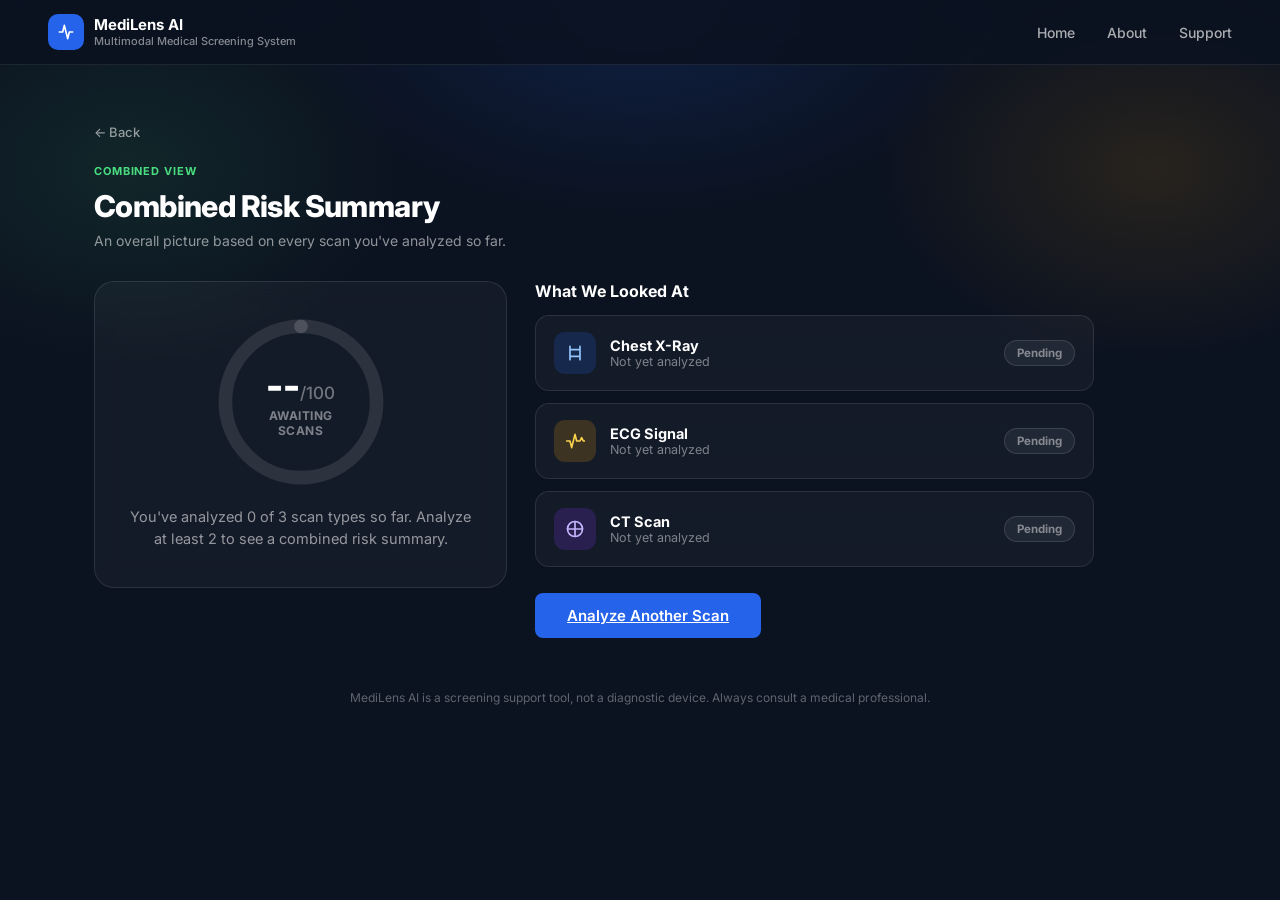
<file: frontend/risk-summary.html>
<!DOCTYPE html>
<html lang="en">
<head>
<meta charset="UTF-8">
<meta name="viewport" content="width=device-width, initial-scale=1.0">
<title>Combined Risk Summary — MediLens AI</title>
<link rel="preconnect" href="https://fonts.googleapis.com">
<link href="https://fonts.googleapis.com/css2?family=Inter:wght@400;500;600;700;800&display=swap" rel="stylesheet">
<link rel="stylesheet" href="style.css">
<style>
  body {
    background: #0B1220;
    color: white;
    overflow-x: hidden;
  }

  .navbar {
    background: rgba(11, 18, 32, 0.85);
    backdrop-filter: blur(12px);
    border-bottom: 1px solid rgba(255,255,255,0.08);
  }

  .navbar .brand-text h1 { color: white; }
  .navbar .brand-text p { color: rgba(255,255,255,0.5); }
  .navbar .nav-links a { color: rgba(255,255,255,0.65); }
  .navbar .nav-links a:hover,
  .navbar .nav-links a.active { color: #4ADE80; }

  .ambient-glow {
    position: absolute;
    top: 0; left: 0; right: 0;
    height: 560px;
    background:
      radial-gradient(ellipse 600px 360px at 50% 0%, rgba(37,99,235,0.18), transparent 60%),
      radial-gradient(ellipse 460px 320px at 90% 30%, rgba(245,158,11,0.12), transparent 60%),
      radial-gradient(ellipse 460px 320px at 10% 30%, rgba(74,222,128,0.1), transparent 60%);
    pointer-events: none;
    z-index: 0;
  }

  .container { position: relative; z-index: 1; }
  .back-link { color: rgba(255,255,255,0.55); }
  .back-link:hover { color: #93C5FD; }

  .page-header { margin-bottom: 32px; }

  .page-eyebrow {
    font-size: 11px; font-weight: 700; text-transform: uppercase;
    letter-spacing: 0.08em; color: #4ADE80; margin-bottom: 10px;
  }

  .page-header h2 { font-size: 30px; font-weight: 800; color: white; letter-spacing: -0.02em; margin-bottom: 8px; }
  .page-header p { font-size: 14px; color: rgba(255,255,255,0.55); }

  .summary-layout {
    display: grid;
    grid-template-columns: 0.85fr 1.15fr;
    gap: 28px;
    align-items: start;
    max-width: 1000px;
  }

  /* Gauge card */
  .gauge-card {
    background: rgba(255,255,255,0.04);
    backdrop-filter: blur(12px);
    border: 1px solid rgba(255,255,255,0.1);
    border-radius: 20px;
    padding: 36px 28px;
    text-align: center;
  }

  .gauge-wrap { position: relative; width: 168px; height: 168px; margin: 0 auto 20px; }
  .gauge-wrap svg { width: 100%; height: 100%; transform: rotate(-90deg); }
  .gauge-track { fill: none; stroke: rgba(255,255,255,0.1); stroke-width: 13; }

  .gauge-fill {
    fill: none;
    stroke: url(#gaugeGradient);
    stroke-width: 13;
    stroke-linecap: round;
    stroke-dasharray: 452;
    stroke-dashoffset: 116;
  }

  .gauge-value { position: absolute; top: 50%; left: 50%; transform: translate(-50%, -50%); }
  .gauge-value .score { font-size: 38px; font-weight: 800; color: white; line-height: 1; }
  .gauge-value .score span { font-size: 17px; font-weight: 500; color: rgba(255,255,255,0.4); }
  .gauge-value .label {
    font-size: 12px; font-weight: 700; color: #F87171;
    text-transform: uppercase; letter-spacing: 0.04em; margin-top: 4px;
  }

  .gauge-summary { font-size: 14.5px; color: rgba(255,255,255,0.55); line-height: 1.55; }

  /* Breakdown list */
  .breakdown-heading { font-size: 16px; font-weight: 700; color: white; margin-bottom: 14px; }
  .breakdown-list { display: flex; flex-direction: column; gap: 12px; margin-bottom: 26px; }

  .breakdown-item {
    display: flex; align-items: center; gap: 14px;
    background: rgba(255,255,255,0.04);
    backdrop-filter: blur(10px);
    border: 1px solid rgba(255,255,255,0.1);
    border-radius: 14px;
    padding: 16px 18px;
    transition: border-color 0.15s ease;
  }

  .breakdown-item:hover { border-color: rgba(255,255,255,0.22); }

  .breakdown-icon {
    width: 42px; height: 42px; border-radius: 11px;
    display: flex; align-items: center; justify-content: center; flex-shrink: 0;
  }
  .breakdown-icon svg { width: 20px; height: 20px; }

  .breakdown-item.xray .breakdown-icon { background: rgba(37,99,235,0.18); }
  .breakdown-item.xray .breakdown-icon svg { stroke: #93C5FD; }

  .breakdown-item.ecg .breakdown-icon { background: rgba(245,158,11,0.18); }
  .breakdown-item.ecg .breakdown-icon svg { stroke: #FCD34D; }

  .breakdown-item.ct .breakdown-icon { background: rgba(124,58,237,0.2); }
  .breakdown-item.ct .breakdown-icon svg { stroke: #C4B5FD; }

  .breakdown-info { flex-grow: 1; min-width: 0; }
  .breakdown-title { font-size: 14.5px; font-weight: 700; color: white; }
  .breakdown-sub { font-size: 12.5px; color: rgba(255,255,255,0.45); }

  .status-tag {
    font-size: 11.5px; font-weight: 700;
    padding: 5px 12px; border-radius: 20px;
    white-space: nowrap; flex-shrink: 0;
    border: 1px solid transparent;
  }

  .status-tag.abnormal { background: rgba(248,113,113,0.14); color: #F87171; border-color: rgba(248,113,113,0.3); }
  .status-tag.normal { background: rgba(74,222,128,0.14); color: #4ADE80; border-color: rgba(74,222,128,0.3); }
  .status-tag.pending { background: rgba(255,255,255,0.06); color: rgba(255,255,255,0.45); border-color: rgba(255,255,255,0.12); }

  .disclaimer { color: rgba(255,255,255,0.35); border-color: rgba(255,255,255,0.08); margin-top: 36px; }

  @media (max-width: 800px) {
    .summary-layout { grid-template-columns: 1fr; }
  }
</style>
</head>
<body>

  <div class="ambient-glow"></div>

  <nav class="navbar">
    <a href="index.html" class="navbar-brand">
      <div class="logo-mark">
        <svg viewBox="0 0 24 24" fill="none" stroke-width="2" stroke-linecap="round" stroke-linejoin="round">
          <path d="M4 12h4l2-8 4 16 2-8h4"/>
        </svg>
      </div>
      <div class="brand-text">
        <h1>MediLens AI</h1>
        <p>Multimodal Medical Screening System</p>
      </div>
    </a>
    <div class="nav-links">
      <a href="index.html">Home</a>
      <a href="about.html">About</a>
      <a href="support.html">Support</a>
    </div>
  </nav>

  <div class="container">
    <a href="index.html" class="back-link">← Back</a>

    <div class="page-header">
      <div class="page-eyebrow">Combined View</div>
      <h2>Combined Risk Summary</h2>
      <p>An overall picture based on every scan you've analyzed so far.</p>
    </div>

    <div class="summary-layout">
      <div class="gauge-card">
        <div class="gauge-wrap">
          <svg viewBox="0 0 160 160">
            <defs>
              <linearGradient id="gaugeGradient" x1="0%" y1="0%" x2="100%" y2="100%">
                <stop offset="0%" stop-color="#F87171" id="gaugeStop0"/>
                <stop offset="100%" stop-color="#F59E0B" id="gaugeStop1"/>
              </linearGradient>
            </defs>
            <circle class="gauge-track" cx="80" cy="80" r="72"/>
            <circle class="gauge-fill" cx="80" cy="80" r="72" id="gaugeFill"/>
          </svg>
          <div class="gauge-value">
            <div class="score" id="gaugeScore">--<span>/100</span></div>
            <div class="label" id="gaugeLabel">Awaiting Scans</div>
          </div>
        </div>
        <p class="gauge-summary" id="gaugeSummary">Analyze at least two scans to see a combined risk summary.</p>
      </div>

      <div>
        <h3 class="breakdown-heading">What We Looked At</h3>
        <div class="breakdown-list" id="breakdownList"></div>

        <a href="index.html" class="btn btn-primary">Analyze Another Scan</a>
      </div>
    </div>

    <p class="disclaimer">MediLens AI is a screening support tool, not a diagnostic device. Always consult a medical professional.</p>
  </div>

  <script>
    // Pull real results from localStorage for each modality, normalizing each into
    // { analyzed, status: 'normal'|'abnormal', sub: display text for the breakdown row }
    function getXrayResult() {
      const raw = localStorage.getItem('medilens_xray_result');
      if (!raw) return { analyzed: false };
      try {
        const real = JSON.parse(raw);
        const isNormal = real.prediction === 'NORMAL_LIKE';
        const score = typeof real.anomaly_score === 'number' ? real.anomaly_score : parseFloat(real.anomaly_score) || 0;
        const threshold = typeof real.threshold === 'number' ? real.threshold : parseFloat(real.threshold) || 0;
        const ratioPct = threshold > 0 ? Math.round((score / threshold) * 100) : 0;
        return { analyzed: true, status: isNormal ? 'normal' : 'abnormal', sub: `${ratioPct}% of threshold` };
      } catch (e) {
        return { analyzed: false };
      }
    }

    function getCtResult() {
      const raw = localStorage.getItem('medilens_ct_result');
      if (!raw) return { analyzed: false };
      try {
        const real = JSON.parse(raw);
        const label = real.label || 'Unknown';
        const isNormal = label.toLowerCase().includes('non-covid') || label.toLowerCase() === 'non covid';
        const confidence = typeof real.confidence === 'number' ? real.confidence : parseFloat(real.confidence) || 0;
        return { analyzed: true, status: isNormal ? 'normal' : 'abnormal', sub: `${confidence}% confidence` };
      } catch (e) {
        return { analyzed: false };
      }
    }

    function getEcgResult() {
      const raw = localStorage.getItem('medilens_ecg_result');
      if (!raw) return { analyzed: false };
      try {
        const real = JSON.parse(raw);
        const predictedClass = real.predicted_class || 'Unknown';
        const isNormal = predictedClass.toLowerCase().includes('normal');
        const confidence = typeof real.confidence_percentage === 'number'
          ? real.confidence_percentage
          : parseFloat(real.confidence_percentage) || 0;
        return { analyzed: true, status: isNormal ? 'normal' : 'abnormal', sub: `${confidence}% confidence` };
      } catch (e) {
        return { analyzed: false };
      }
    }

    const modalities = [
      { key: 'xray', title: 'Chest X-Ray', result: getXrayResult(), icon: '<path d="M6 4v16M18 4v16M6 8h12M6 16h12"/>' },
      { key: 'ecg', title: 'ECG Signal', result: getEcgResult(), icon: '<path d="M2 12h4l2 8 4-16 2 8h4l2-4 2 4h2"/>' },
      { key: 'ct', title: 'CT Scan', result: getCtResult(), icon: '<circle cx="12" cy="12" r="9"/><path d="M12 3v18M3 12h18"/>' }
    ];

    // Render the breakdown list — every modality shown, analyzed or not
    const breakdownList = document.getElementById('breakdownList');
    breakdownList.innerHTML = modalities.map(m => {
      const r = m.result;
      const statusClass = r.analyzed ? r.status : 'pending';
      const statusText = r.analyzed ? (r.status === 'abnormal' ? 'Abnormal' : 'Normal') : 'Pending';
      const subText = r.analyzed ? r.sub : 'Not yet analyzed';
      return `
        <div class="breakdown-item ${m.key}">
          <div class="breakdown-icon">
            <svg viewBox="0 0 24 24" fill="none" stroke-width="2" stroke-linecap="round" stroke-linejoin="round">${m.icon}</svg>
          </div>
          <div class="breakdown-info">
            <div class="breakdown-title">${m.title}</div>
            <div class="breakdown-sub">${subText}</div>
          </div>
          <span class="status-tag ${statusClass}">${statusText}</span>
        </div>
      `;
    }).join('');

    // Compute the combined score from whichever scans have actually been analyzed
    const analyzed = modalities.filter(m => m.result.analyzed);
    const abnormalCount = analyzed.filter(m => m.result.status === 'abnormal').length;

    const gaugeFill = document.getElementById('gaugeFill');
    const gaugeScore = document.getElementById('gaugeScore');
    const gaugeLabel = document.getElementById('gaugeLabel');
    const gaugeSummary = document.getElementById('gaugeSummary');
    const stop0 = document.getElementById('gaugeStop0');
    const stop1 = document.getElementById('gaugeStop1');
    const CIRCUMFERENCE = 452.39;

    if (analyzed.length < 2) {
      // Not enough real data yet — say so honestly instead of showing a fake score
      gaugeFill.style.strokeDashoffset = CIRCUMFERENCE;
      gaugeScore.innerHTML = '--<span>/100</span>';
      gaugeLabel.textContent = 'Awaiting Scans';
      gaugeLabel.style.color = 'rgba(255,255,255,0.45)';
      stop0.setAttribute('stop-color', 'rgba(255,255,255,0.15)');
      stop1.setAttribute('stop-color', 'rgba(255,255,255,0.15)');
      gaugeSummary.textContent = `You've analyzed ${analyzed.length} of 3 scan types so far. Analyze at least 2 to see a combined risk summary.`;
    } else {
      const score = Math.round((abnormalCount / analyzed.length) * 100);
      const offset = CIRCUMFERENCE * (1 - score / 100);
      gaugeFill.style.strokeDashoffset = offset;
      gaugeScore.innerHTML = `${score}<span>/100</span>`;

      let level, color0, color1;
      if (score === 0) {
        level = 'Low Risk'; color0 = '#4ADE80'; color1 = '#86EFAC';
      } else if (score < 60) {
        level = 'Moderate Risk'; color0 = '#F59E0B'; color1 = '#FCD34D';
      } else {
        level = 'High Risk'; color0 = '#F87171'; color1 = '#F59E0B';
      }
      gaugeLabel.textContent = level;
      gaugeLabel.style.color = color0;
      stop0.setAttribute('stop-color', color0);
      stop1.setAttribute('stop-color', color1);

      gaugeSummary.textContent = abnormalCount === 0
        ? `None of the ${analyzed.length} analyzed scans showed signs of concern. That's a good sign — always confirm with a medical professional.`
        : `${abnormalCount} out of ${analyzed.length} analyzed scans show signs worth a closer look. We recommend sharing this report with a medical professional.`;
    }
  </script>

</body>
</html>
</file>
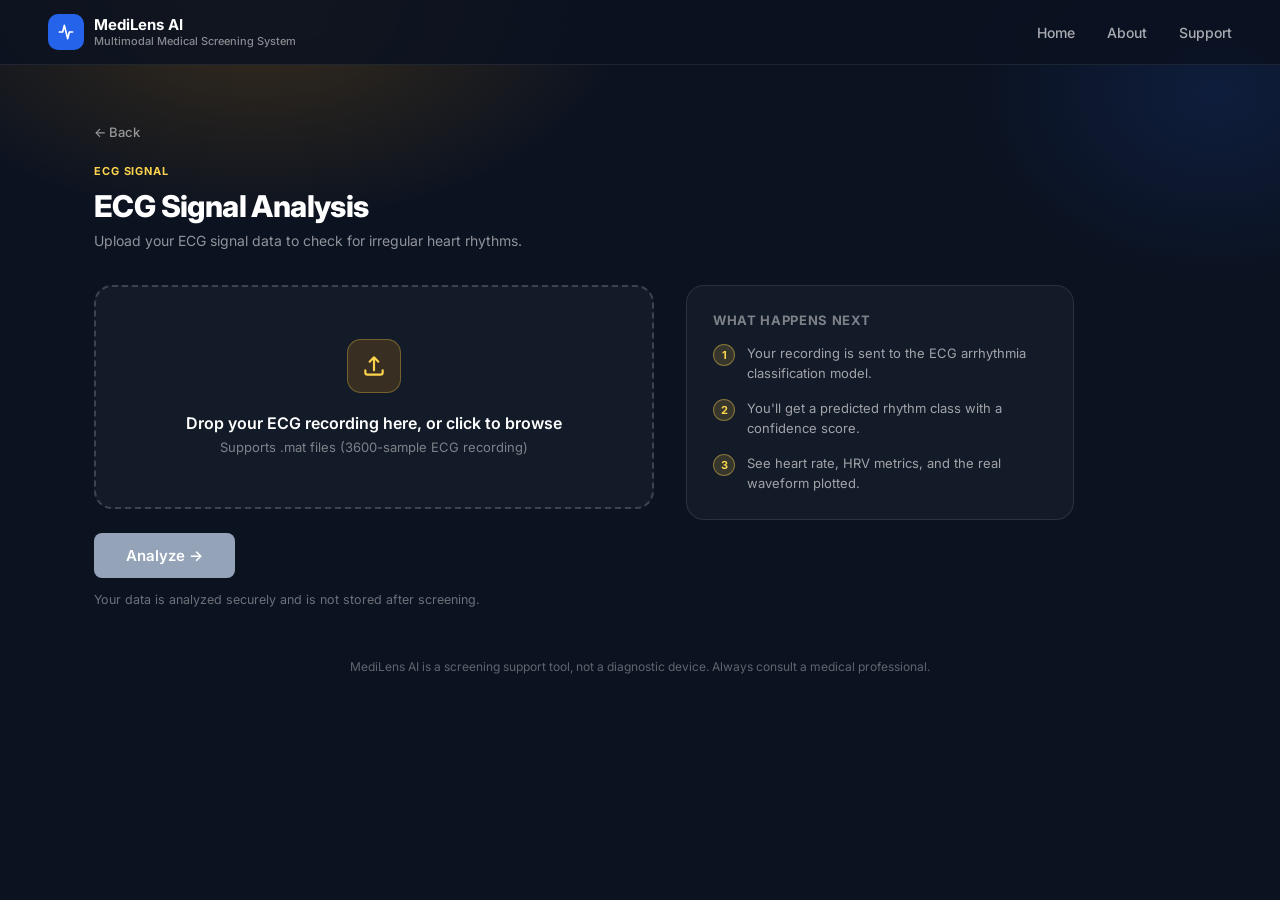
<file: frontend/upload-ecg.html>
<!DOCTYPE html>
<html lang="en">
<head>
<meta charset="UTF-8">
<meta name="viewport" content="width=device-width, initial-scale=1.0">
<title>Upload ECG — MediLens AI</title>
<link rel="preconnect" href="https://fonts.googleapis.com">
<link href="https://fonts.googleapis.com/css2?family=Inter:wght@400;500;600;700;800&display=swap" rel="stylesheet">
<link rel="stylesheet" href="style.css">
<style>
  body {
    background: #0B1220;
    color: white;
    overflow-x: hidden;
  }

  .navbar {
    background: rgba(11, 18, 32, 0.85);
    backdrop-filter: blur(12px);
    border-bottom: 1px solid rgba(255,255,255,0.08);
  }

  .navbar .brand-text h1 { color: white; }
  .navbar .brand-text p { color: rgba(255,255,255,0.5); }
  .navbar .nav-links a { color: rgba(255,255,255,0.65); }
  .navbar .nav-links a:hover,
  .navbar .nav-links a.active { color: #FCD34D; }

  .ambient-glow {
    position: absolute;
    top: 0; left: 0; right: 0;
    height: 620px;
    background:
      radial-gradient(ellipse 640px 380px at 20% 0%, rgba(245,158,11,0.2), transparent 60%),
      radial-gradient(ellipse 420px 320px at 95% 15%, rgba(37,99,235,0.14), transparent 60%);
    pointer-events: none;
    z-index: 0;
  }

  .container { position: relative; z-index: 1; }

  .back-link { color: rgba(255,255,255,0.55); }
  .back-link:hover { color: #FCD34D; }

  .page-header { margin-bottom: 36px; max-width: 620px; }

  .page-eyebrow {
    font-size: 11px; font-weight: 700; text-transform: uppercase;
    letter-spacing: 0.08em; color: #FCD34D; margin-bottom: 10px;
  }

  .page-header h2 { font-size: 30px; font-weight: 800; color: white; letter-spacing: -0.02em; margin-bottom: 8px; }
  .page-header p { font-size: 14px; color: rgba(255,255,255,0.55); }

  .upload-layout {
    display: grid;
    grid-template-columns: 1.3fr 0.9fr;
    gap: 32px;
    align-items: start;
    max-width: 980px;
  }

  .upload-zone {
    display: flex; flex-direction: column; align-items: center; justify-content: center;
    width: 100%;
    background: rgba(255,255,255,0.04);
    backdrop-filter: blur(12px);
    border: 2px dashed rgba(255,255,255,0.18);
    border-radius: 18px;
    padding: 52px 28px;
    text-align: center;
    cursor: pointer;
    transition: border-color 0.15s ease, background 0.15s ease;
    box-sizing: border-box;
  }

  .upload-zone:hover, .upload-zone.dragover {
    border-color: #FCD34D;
    background: rgba(245,158,11,0.08);
  }

  .upload-zone input[type="file"] { display: none; }

  .upload-icon-badge {
    width: 54px; height: 54px;
    background: rgba(245,158,11,0.16);
    box-shadow: inset 0 0 0 1px rgba(252,211,77,0.3);
    border-radius: 14px;
    display: flex; align-items: center; justify-content: center;
    margin-bottom: 20px;
    flex-shrink: 0;
  }

  .upload-icon-badge svg { width: 26px; height: 26px; stroke: #FCD34D; }

  .upload-zone h3 { font-size: 16px; font-weight: 600; color: white; margin-bottom: 6px; }
  .upload-zone p { font-size: 13px; color: rgba(255,255,255,0.45); }

  .file-preview {
    display: none; align-items: center; gap: 12px;
    background: rgba(255,255,255,0.04);
    border: 1px solid rgba(255,255,255,0.1);
    border-radius: 12px;
    padding: 14px 18px;
    margin-top: 16px;
  }
  .file-preview.visible { display: flex; }

  .file-preview-icon {
    width: 36px; height: 36px;
    background: rgba(245,158,11,0.16);
    border-radius: 8px;
    display: flex; align-items: center; justify-content: center;
    flex-shrink: 0;
  }
  .file-preview-icon svg { width: 18px; height: 18px; stroke: #FCD34D; }

  .file-preview-info { flex-grow: 1; min-width: 0; }
  .file-preview-name { font-size: 13.5px; font-weight: 600; color: white; white-space: nowrap; overflow: hidden; text-overflow: ellipsis; }
  .file-preview-size { font-size: 12px; color: rgba(255,255,255,0.45); }

  .file-preview-remove { background: none; border: none; color: rgba(255,255,255,0.45); cursor: pointer; font-size: 18px; line-height: 1; padding: 4px; }
  .file-preview-remove:hover { color: #F87171; }

  .divider-row { display: flex; align-items: center; gap: 12px; margin: 22px 0; }
  .divider-row .line { flex-grow: 1; height: 1px; background: rgba(255,255,255,0.1); }
  .divider-row span { font-size: 12px; color: rgba(255,255,255,0.4); font-weight: 500; }

  .manual-entry {
    background: rgba(255,255,255,0.04);
    border: 1px solid rgba(255,255,255,0.1);
    border-radius: 12px;
    padding: 18px;
  }

  .manual-entry label { display: block; font-size: 13px; font-weight: 600; color: white; margin-bottom: 8px; }

  .manual-entry textarea {
    width: 100%; min-height: 80px;
    background: rgba(0,0,0,0.2);
    border: 1px solid rgba(255,255,255,0.12);
    border-radius: 8px;
    padding: 10px 12px;
    font-family: 'Inter', monospace;
    font-size: 12.5px;
    color: white;
    resize: vertical;
  }
  .manual-entry textarea::placeholder { color: rgba(255,255,255,0.3); }
  .manual-entry textarea:focus { outline: none; border-color: #FCD34D; }

  .action-row { margin-top: 24px; }

  .btn-ecg { background: #F59E0B; }
  .btn-ecg:hover { background: #D97706; }

  .format-note { font-size: 12.5px; color: rgba(255,255,255,0.4); margin-top: 14px; }

  .info-card {
    background: rgba(255,255,255,0.04);
    backdrop-filter: blur(12px);
    border: 1px solid rgba(255,255,255,0.1);
    border-radius: 18px;
    padding: 26px;
  }

  .info-card h4 {
    font-size: 13px; font-weight: 700; text-transform: uppercase;
    letter-spacing: 0.05em; color: rgba(255,255,255,0.45); margin-bottom: 16px;
  }

  .info-step { display: flex; gap: 12px; margin-bottom: 16px; }
  .info-step:last-child { margin-bottom: 0; }

  .info-step-num {
    width: 22px; height: 22px; border-radius: 50%;
    background: rgba(252,211,77,0.15);
    border: 1px solid rgba(252,211,77,0.4);
    color: #FCD34D;
    display: flex; align-items: center; justify-content: center;
    font-size: 11px; font-weight: 700; flex-shrink: 0;
  }

  .info-step p { font-size: 13px; color: rgba(255,255,255,0.6); line-height: 1.5; }

  .disclaimer { color: rgba(255,255,255,0.35); border-color: rgba(255,255,255,0.08); margin-top: 36px; }

  @media (max-width: 800px) {
    .upload-layout { grid-template-columns: 1fr; }
  }
</style>
</head>
<body>

  <div class="ambient-glow"></div>

  <nav class="navbar">
    <a href="index.html" class="navbar-brand">
      <div class="logo-mark">
        <svg viewBox="0 0 24 24" fill="none" stroke-width="2" stroke-linecap="round" stroke-linejoin="round">
          <path d="M4 12h4l2-8 4 16 2-8h4"/>
        </svg>
      </div>
      <div class="brand-text">
        <h1>MediLens AI</h1>
        <p>Multimodal Medical Screening System</p>
      </div>
    </a>
    <div class="nav-links">
      <a href="index.html">Home</a>
      <a href="about.html">About</a>
      <a href="support.html">Support</a>
    </div>
  </nav>

  <div class="container">
    <a href="index.html" class="back-link">← Back</a>

    <div class="page-header">
      <div class="page-eyebrow">ECG Signal</div>
      <h2>ECG Signal Analysis</h2>
      <p>Upload your ECG signal data to check for irregular heart rhythms.</p>
    </div>

    <div class="upload-layout">
      <div class="upload-panel">
        <label class="upload-zone" id="uploadZone">
          <input type="file" id="fileInput" accept=".mat">
          <div class="upload-icon-badge">
            <svg viewBox="0 0 24 24" fill="none" stroke-width="2" stroke-linecap="round" stroke-linejoin="round">
              <path d="M12 16V4M12 4l-4 4M12 4l4 4"/>
              <path d="M4 16v2a2 2 0 0 0 2 2h12a2 2 0 0 0 2-2v-2"/>
            </svg>
          </div>
          <h3>Drop your ECG recording here, or click to browse</h3>
          <p>Supports .mat files (3600-sample ECG recording)</p>
        </label>

        <div class="file-preview" id="filePreview">
          <div class="file-preview-icon">
            <svg viewBox="0 0 24 24" fill="none" stroke-width="2" stroke-linecap="round" stroke-linejoin="round">
              <path d="M14 2H6a2 2 0 0 0-2 2v16a2 2 0 0 0 2 2h12a2 2 0 0 0 2-2V8z"/>
              <path d="M14 2v6h6"/>
            </svg>
          </div>
          <div class="file-preview-info">
            <div class="file-preview-name" id="fileName">—</div>
            <div class="file-preview-size" id="fileSize">—</div>
          </div>
          <button class="file-preview-remove" id="removeFile" title="Remove file">✕</button>
        </div>

        <div class="action-row">
          <button class="btn btn-primary btn-ecg" id="analyzeBtn" disabled>Analyze →</button>
        </div>
        <p class="format-note" id="statusNote">Your data is analyzed securely and is not stored after screening.</p>
      </div>

      <div class="info-card">
        <h4>What happens next</h4>
        <div class="info-step">
          <div class="info-step-num">1</div>
          <p>Your recording is sent to the ECG arrhythmia classification model.</p>
        </div>
        <div class="info-step">
          <div class="info-step-num">2</div>
          <p>You'll get a predicted rhythm class with a confidence score.</p>
        </div>
        <div class="info-step">
          <div class="info-step-num">3</div>
          <p>See heart rate, HRV metrics, and the real waveform plotted.</p>
        </div>
      </div>
    </div>

    <p class="disclaimer">MediLens AI is a screening support tool, not a diagnostic device. Always consult a medical professional.</p>
  </div>

  <script>
    // ⚠️ SET THIS to wherever Nidhi's backend is actually running.
    const API_BASE_URL = 'http://172.18.239.104:8000';

    const uploadZone = document.getElementById('uploadZone');
    const fileInput = document.getElementById('fileInput');
    const filePreview = document.getElementById('filePreview');
    const fileName = document.getElementById('fileName');
    const fileSize = document.getElementById('fileSize');
    const analyzeBtn = document.getElementById('analyzeBtn');
    const removeFile = document.getElementById('removeFile');
    const statusNote = document.getElementById('statusNote');

    let selectedFile = null;

    function formatBytes(bytes) {
      if (bytes < 1024) return bytes + ' B';
      if (bytes < 1024 * 1024) return (bytes / 1024).toFixed(1) + ' KB';
      return (bytes / (1024 * 1024)).toFixed(1) + ' MB';
    }

    function showFile(file) {
      selectedFile = file;
      fileName.textContent = file.name;
      fileSize.textContent = formatBytes(file.size);
      filePreview.classList.add('visible');
      analyzeBtn.disabled = false;
    }

    fileInput.addEventListener('change', (e) => {
      if (e.target.files.length) showFile(e.target.files[0]);
    });

    uploadZone.addEventListener('dragover', (e) => {
      e.preventDefault();
      uploadZone.classList.add('dragover');
    });

    uploadZone.addEventListener('dragleave', () => {
      uploadZone.classList.remove('dragover');
    });

    uploadZone.addEventListener('drop', (e) => {
      e.preventDefault();
      uploadZone.classList.remove('dragover');
      if (e.dataTransfer.files.length) {
        fileInput.files = e.dataTransfer.files;
        showFile(e.dataTransfer.files[0]);
      }
    });

    removeFile.addEventListener('click', (e) => {
      e.preventDefault();
      fileInput.value = '';
      selectedFile = null;
      filePreview.classList.remove('visible');
      analyzeBtn.disabled = true;
    });

    analyzeBtn.addEventListener('click', async () => {
      if (!selectedFile) return;

      analyzeBtn.disabled = true;
      analyzeBtn.textContent = 'Analyzing...';
      statusNote.textContent = 'Uploading and analyzing your ECG recording — this may take a moment.';
      statusNote.style.color = '';

      const formData = new FormData();
      formData.append('file', selectedFile);

      try {
        const response = await fetch(`${API_BASE_URL}/predict/ecg/`, {
          method: 'POST',
          body: formData
        });

        if (!response.ok) {
          throw new Error(`Server responded with status ${response.status}`);
        }

        const data = await response.json();
        localStorage.setItem('medilens_ecg_result', JSON.stringify(data));
        window.location.href = 'result.html?type=ecg';
      } catch (err) {
        console.error('ECG prediction failed:', err);
        analyzeBtn.disabled = false;
        analyzeBtn.textContent = 'Analyze →';
        statusNote.textContent = 'Could not reach the analysis server. Check that the backend is running and API_BASE_URL is set correctly, then try again.';
        statusNote.style.color = '#F87171';
      }
    });
  </script>

</body>
</html>
</file>
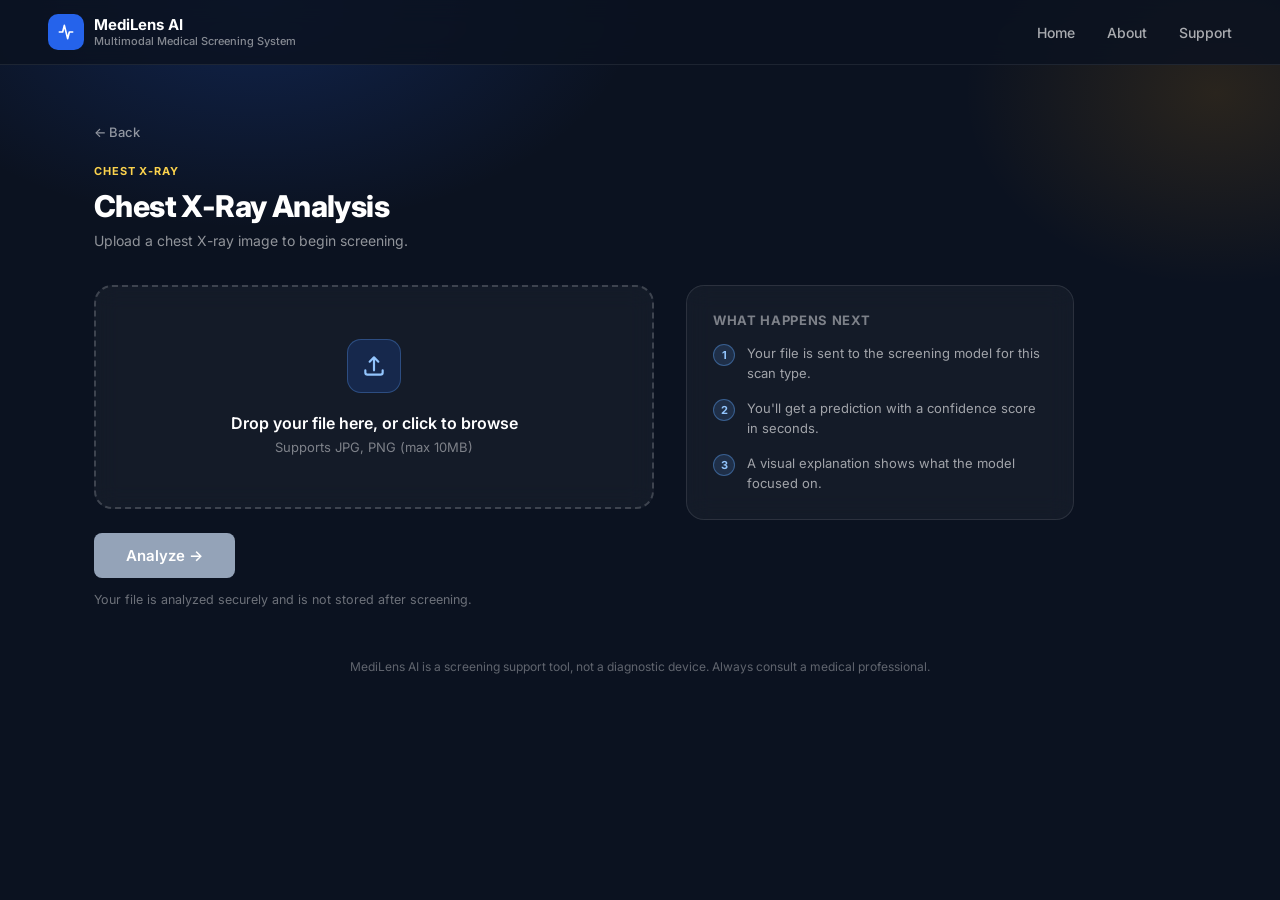
<file: frontend/upload.html>
<!DOCTYPE html>
<html lang="en">
<head>
<meta charset="UTF-8">
<meta name="viewport" content="width=device-width, initial-scale=1.0">
<title>Upload Scan — MediLens AI</title>
<link rel="preconnect" href="https://fonts.googleapis.com">
<link href="https://fonts.googleapis.com/css2?family=Inter:wght@400;500;600;700;800&display=swap" rel="stylesheet">
<link rel="stylesheet" href="style.css">
<style>
  body {
    background: #0B1220;
    color: white;
    overflow-x: hidden;
  }

  .navbar {
    background: rgba(11, 18, 32, 0.85);
    backdrop-filter: blur(12px);
    border-bottom: 1px solid rgba(255,255,255,0.08);
  }

  .navbar .brand-text h1 { color: white; }
  .navbar .brand-text p { color: rgba(255,255,255,0.5); }
  .navbar .nav-links a { color: rgba(255,255,255,0.65); }
  .navbar .nav-links a:hover,
  .navbar .nav-links a.active { color: #93C5FD; }

  .ambient-glow {
    position: absolute;
    top: 0; left: 0; right: 0;
    height: 620px;
    background:
      radial-gradient(ellipse 640px 380px at 20% 0%, rgba(37,99,235,0.22), transparent 60%),
      radial-gradient(ellipse 420px 320px at 95% 15%, rgba(245,158,11,0.13), transparent 60%);
    pointer-events: none;
    z-index: 0;
  }

  .container { position: relative; z-index: 1; }

  .back-link { color: rgba(255,255,255,0.55); }
  .back-link:hover { color: #93C5FD; }

  .page-header {
    margin-bottom: 36px;
    max-width: 620px;
  }

  .page-eyebrow {
    font-size: 11px;
    font-weight: 700;
    text-transform: uppercase;
    letter-spacing: 0.08em;
    color: #FCD34D;
    margin-bottom: 10px;
  }

  .page-header h2 {
    font-size: 30px;
    font-weight: 800;
    color: white;
    letter-spacing: -0.02em;
    margin-bottom: 8px;
  }

  .page-header p {
    font-size: 14px;
    color: rgba(255,255,255,0.55);
  }

  .upload-layout {
    display: grid;
    grid-template-columns: 1.3fr 0.9fr;
    gap: 32px;
    align-items: start;
    max-width: 980px;
  }

  .upload-panel { }

  .upload-zone {
    display: flex;
    flex-direction: column;
    align-items: center;
    justify-content: center;
    width: 100%;
    background: rgba(255,255,255,0.04);
    backdrop-filter: blur(12px);
    border: 2px dashed rgba(255,255,255,0.18);
    border-radius: 18px;
    padding: 52px 28px;
    text-align: center;
    cursor: pointer;
    transition: border-color 0.15s ease, background 0.15s ease;
    box-sizing: border-box;
  }

  .upload-zone:hover,
  .upload-zone.dragover {
    border-color: #60A5FA;
    background: rgba(37,99,235,0.08);
  }

  .upload-zone input[type="file"] { display: none; }

  .upload-icon-badge {
    width: 54px; height: 54px;
    background: rgba(37,99,235,0.18);
    box-shadow: inset 0 0 0 1px rgba(96,165,250,0.3);
    border-radius: 14px;
    display: flex; align-items: center; justify-content: center;
    margin-bottom: 20px;
    flex-shrink: 0;
  }

  .upload-icon-badge svg { width: 26px; height: 26px; stroke: #93C5FD; }

  .upload-zone h3 { font-size: 16px; font-weight: 600; color: white; margin-bottom: 6px; }
  .upload-zone p { font-size: 13px; color: rgba(255,255,255,0.45); }

  .file-preview {
    display: none;
    align-items: center;
    gap: 12px;
    background: rgba(255,255,255,0.04);
    border: 1px solid rgba(255,255,255,0.1);
    border-radius: 12px;
    padding: 14px 18px;
    margin-top: 16px;
  }

  .file-preview.visible { display: flex; }

  .file-preview-icon {
    width: 36px; height: 36px;
    background: rgba(37,99,235,0.18);
    border-radius: 8px;
    display: flex; align-items: center; justify-content: center;
    flex-shrink: 0;
  }

  .file-preview-icon svg { width: 18px; height: 18px; stroke: #93C5FD; }

  .file-preview-info { flex-grow: 1; min-width: 0; }
  .file-preview-name { font-size: 13.5px; font-weight: 600; color: white; white-space: nowrap; overflow: hidden; text-overflow: ellipsis; }
  .file-preview-size { font-size: 12px; color: rgba(255,255,255,0.45); }

  .file-preview-remove {
    background: none; border: none;
    color: rgba(255,255,255,0.45);
    cursor: pointer; font-size: 18px; line-height: 1; padding: 4px;
  }
  .file-preview-remove:hover { color: #F87171; }

  .action-row { margin-top: 24px; }

  .format-note { font-size: 12.5px; color: rgba(255,255,255,0.4); margin-top: 14px; }

  /* Right column: info card */
  .info-card {
    background: rgba(255,255,255,0.04);
    backdrop-filter: blur(12px);
    border: 1px solid rgba(255,255,255,0.1);
    border-radius: 18px;
    padding: 26px;
  }

  .info-card h4 {
    font-size: 13px;
    font-weight: 700;
    text-transform: uppercase;
    letter-spacing: 0.05em;
    color: rgba(255,255,255,0.45);
    margin-bottom: 16px;
  }

  .info-step {
    display: flex;
    gap: 12px;
    margin-bottom: 16px;
  }

  .info-step:last-child { margin-bottom: 0; }

  .info-step-num {
    width: 22px; height: 22px;
    border-radius: 50%;
    background: rgba(96,165,250,0.15);
    border: 1px solid rgba(96,165,250,0.4);
    color: #93C5FD;
    display: flex; align-items: center; justify-content: center;
    font-size: 11px; font-weight: 700;
    flex-shrink: 0;
  }

  .info-step p { font-size: 13px; color: rgba(255,255,255,0.6); line-height: 1.5; }

  .disclaimer { color: rgba(255,255,255,0.35); border-color: rgba(255,255,255,0.08); margin-top: 36px; }

  @media (max-width: 800px) {
    .upload-layout { grid-template-columns: 1fr; }
  }
</style>
</head>
<body>

  <div class="ambient-glow"></div>

  <nav class="navbar">
    <a href="index.html" class="navbar-brand">
      <div class="logo-mark">
        <svg viewBox="0 0 24 24" fill="none" stroke-width="2" stroke-linecap="round" stroke-linejoin="round">
          <path d="M4 12h4l2-8 4 16 2-8h4"/>
        </svg>
      </div>
      <div class="brand-text">
        <h1>MediLens AI</h1>
        <p>Multimodal Medical Screening System</p>
      </div>
    </a>
    <div class="nav-links">
      <a href="index.html">Home</a>
      <a href="about.html">About</a>
      <a href="support.html">Support</a>
    </div>
  </nav>

  <div class="container">
    <a href="index.html" class="back-link">← Back</a>

    <div class="page-header">
      <div class="page-eyebrow" id="pageEyebrow">Chest X-Ray</div>
      <h2 id="pageTitle">Chest X-Ray Analysis</h2>
      <p id="pageSubtitle">Upload a chest X-ray image to begin screening.</p>
    </div>

    <div class="upload-layout">
      <div class="upload-panel">
        <label class="upload-zone" id="uploadZone">
          <input type="file" id="fileInput" accept="image/*">
          <div class="upload-icon-badge">
            <svg viewBox="0 0 24 24" fill="none" stroke-width="2" stroke-linecap="round" stroke-linejoin="round">
              <path d="M12 16V4M12 4l-4 4M12 4l4 4"/>
              <path d="M4 16v2a2 2 0 0 0 2 2h12a2 2 0 0 0 2-2v-2"/>
            </svg>
          </div>
          <h3>Drop your file here, or click to browse</h3>
          <p id="formatHint">Supports JPG, PNG (max 10MB)</p>
        </label>

        <div class="file-preview" id="filePreview">
          <div class="file-preview-icon">
            <svg viewBox="0 0 24 24" fill="none" stroke-width="2" stroke-linecap="round" stroke-linejoin="round">
              <path d="M14 2H6a2 2 0 0 0-2 2v16a2 2 0 0 0 2 2h12a2 2 0 0 0 2-2V8z"/>
              <path d="M14 2v6h6"/>
            </svg>
          </div>
          <div class="file-preview-info">
            <div class="file-preview-name" id="fileName">—</div>
            <div class="file-preview-size" id="fileSize">—</div>
          </div>
          <button class="file-preview-remove" id="removeFile" title="Remove file">✕</button>
        </div>

        <div class="action-row">
          <button class="btn btn-primary" id="analyzeBtn" disabled>Analyze →</button>
        </div>
        <p class="format-note">Your file is analyzed securely and is not stored after screening.</p>
      </div>

      <div class="info-card">
        <h4>What happens next</h4>
        <div class="info-step">
          <div class="info-step-num">1</div>
          <p>Your file is sent to the screening model for this scan type.</p>
        </div>
        <div class="info-step">
          <div class="info-step-num">2</div>
          <p>You'll get a prediction with a confidence score in seconds.</p>
        </div>
        <div class="info-step">
          <div class="info-step-num">3</div>
          <p>A visual explanation shows what the model focused on.</p>
        </div>
      </div>
    </div>

    <p class="disclaimer">MediLens AI is a screening support tool, not a diagnostic device. Always consult a medical professional.</p>
  </div>

  <script>
    // Read which modality this page was opened for (?type=xray or ?type=ct)
    const params = new URLSearchParams(window.location.search);
    const type = params.get('type') || 'xray';

    const config = {
      xray: {
        eyebrow: 'Chest X-Ray',
        title: 'Chest X-Ray Analysis',
        subtitle: 'Upload a chest X-ray image to begin screening.',
        hint: 'Supports JPG, PNG (max 10MB)',
        accept: 'image/*'
      },
      ct: {
        eyebrow: 'CT Scan',
        title: 'CT Scan Analysis',
        subtitle: 'Upload a CT scan image to begin screening.',
        hint: 'Supports JPG, PNG, DICOM (max 25MB)',
        accept: 'image/*'
      }
    };

    const current = config[type] || config.xray;
    document.getElementById('pageEyebrow').textContent = current.eyebrow;
    document.getElementById('pageTitle').textContent = current.title;
    document.getElementById('pageSubtitle').textContent = current.subtitle;
    document.getElementById('formatHint').textContent = current.hint;
    document.getElementById('fileInput').setAttribute('accept', current.accept);

    // File selection handling
    const uploadZone = document.getElementById('uploadZone');
    const fileInput = document.getElementById('fileInput');
    const filePreview = document.getElementById('filePreview');
    const fileName = document.getElementById('fileName');
    const fileSize = document.getElementById('fileSize');
    const analyzeBtn = document.getElementById('analyzeBtn');
    const removeFile = document.getElementById('removeFile');

    function formatBytes(bytes) {
      if (bytes < 1024) return bytes + ' B';
      if (bytes < 1024 * 1024) return (bytes / 1024).toFixed(1) + ' KB';
      return (bytes / (1024 * 1024)).toFixed(1) + ' MB';
    }

    function showFile(file) {
      fileName.textContent = file.name;
      fileSize.textContent = formatBytes(file.size);
      filePreview.classList.add('visible');
      analyzeBtn.disabled = false;
    }

    fileInput.addEventListener('change', (e) => {
      if (e.target.files.length) showFile(e.target.files[0]);
    });

    uploadZone.addEventListener('dragover', (e) => {
      e.preventDefault();
      uploadZone.classList.add('dragover');
    });

    uploadZone.addEventListener('dragleave', () => {
      uploadZone.classList.remove('dragover');
    });

    uploadZone.addEventListener('drop', (e) => {
      e.preventDefault();
      uploadZone.classList.remove('dragover');
      if (e.dataTransfer.files.length) {
        fileInput.files = e.dataTransfer.files;
        showFile(e.dataTransfer.files[0]);
      }
    });

    removeFile.addEventListener('click', (e) => {
      e.preventDefault();
      fileInput.value = '';
      filePreview.classList.remove('visible');
      analyzeBtn.disabled = true;
    });

    // ⚠️ SET THIS to wherever Anirudh's backend is actually running.
    const CT_API_BASE_URL = 'https://elsewhere-canopy-lucid.ngrok-free.dev';

    // ⚠️ SET THIS to wherever Liya's X-ray backend is actually running.
    const XRAY_API_URL = 'https://retrain-scapegoat-remindful.ngrok-free.dev/predict/xray';

    function readFileAsDataURL(file) {
      return new Promise((resolve, reject) => {
        const reader = new FileReader();
        reader.onload = () => resolve(reader.result);
        reader.onerror = reject;
        reader.readAsDataURL(file);
      });
    }

    analyzeBtn.addEventListener('click', async () => {
      if (!fileInput.files.length) return;

      if (type === 'ct' || type === 'xray') {
        const apiUrl = type === 'ct' ? `${CT_API_BASE_URL}/predict/ct` : XRAY_API_URL;
        const storageKey = type === 'ct' ? 'medilens_ct_result' : 'medilens_xray_result';
        const imageStorageKey = type === 'ct' ? 'medilens_ct_image' : 'medilens_xray_image';

        analyzeBtn.disabled = true;
        analyzeBtn.textContent = 'Analyzing...';

        const formData = new FormData();
        formData.append('file', fileInput.files[0]);

        try {
          const response = await fetch(apiUrl, {
            method: 'POST',
            body: formData
          });

          if (!response.ok) {
            throw new Error(`Server responded with status ${response.status}`);
          }

          const data = await response.json();
          localStorage.setItem(storageKey, JSON.stringify(data));

          // Save the actual uploaded image so result.html can show it, not a placeholder.
          try {
            const dataUrl = await readFileAsDataURL(fileInput.files[0]);
            localStorage.setItem(imageStorageKey, dataUrl);
          } catch (imgErr) {
            console.warn('Could not save image preview:', imgErr);
          }

          window.location.href = `result.html?type=${type}`;
        } catch (err) {
          console.error(`${type} prediction failed:`, err);
          analyzeBtn.disabled = false;
          analyzeBtn.textContent = 'Analyze →';
          alert(`Could not reach the ${type === 'ct' ? 'CT' : 'X-ray'} analysis server. Check that the backend is running and reachable, then try again.`);
        }
      } else {
        window.location.href = `result.html?type=${type}`;
      }
    });
  </script>

</body>
</html>
</file>
<file: frontend/style.css>
:root {
  --primary: #2563EB;
  --primary-dark: #1D4ED8;
  --primary-light: #DBEAFE;
  --bg: #EFF6FF;
  --surface: #FFFFFF;
  --border: #E2E8F0;
  --text-primary: #0F172A;
  --text-secondary: #64748B;
  --text-muted: #94A3B8;
}

* { margin: 0; padding: 0; box-sizing: border-box; }

body {
  font-family: 'Inter', sans-serif;
  background: var(--bg);
  color: var(--text-primary);
}

/* Navbar */
.navbar {
  display: flex;
  align-items: center;
  justify-content: space-between;
  padding: 14px 48px;
  background: var(--surface);
  border-bottom: 1px solid var(--border);
  position: sticky;
  top: 0;
  z-index: 10;
}

.navbar-brand {
  display: flex;
  align-items: center;
  gap: 10px;
  text-decoration: none;
}

.logo-mark {
  width: 36px;
  height: 36px;
  background: var(--primary);
  border-radius: 10px;
  display: flex;
  align-items: center;
  justify-content: center;
  flex-shrink: 0;
}

.logo-mark svg {
  width: 20px;
  height: 20px;
  stroke: white;
}

.brand-text h1 {
  font-size: 15px;
  font-weight: 700;
  line-height: 1.2;
  color: var(--text-primary);
}

.brand-text p {
  font-size: 11px;
  color: var(--text-secondary);
  font-weight: 500;
}

.nav-links {
  display: flex;
  align-items: center;
  gap: 32px;
}

.nav-links a {
  text-decoration: none;
  color: var(--text-secondary);
  font-size: 14px;
  font-weight: 500;
  transition: color 0.15s ease;
}

.nav-links a:hover {
  color: var(--primary);
}

.nav-links a.active {
  color: var(--primary);
  font-weight: 600;
}

.nav-cta {
  background: var(--primary);
  color: white !important;
  padding: 9px 20px;
  border-radius: 8px;
  font-weight: 600 !important;
}

.nav-cta:hover {
  background: var(--primary-dark) !important;
  color: white !important;
}

/* Shared container */
.container {
  max-width: 1140px;
  margin: 0 auto;
  padding: 56px 24px 40px;
}

/* Back link */
.back-link {
  display: inline-flex;
  align-items: center;
  gap: 6px;
  text-decoration: none;
  color: var(--text-secondary);
  font-size: 13px;
  font-weight: 500;
  margin-bottom: 24px;
}

.back-link:hover {
  color: var(--primary);
}

/* Disclaimer footer */
.disclaimer {
  text-align: center;
  font-size: 12px;
  color: var(--text-muted);
  margin-top: 32px;
  padding-top: 16px;
}

/* Buttons */
.btn {
  display: inline-flex;
  align-items: center;
  justify-content: center;
  gap: 8px;
  border: none;
  border-radius: 8px;
  font-family: 'Inter', sans-serif;
  font-weight: 600;
  font-size: 15px;
  cursor: pointer;
  transition: background 0.15s ease, transform 0.1s ease;
}

.btn-primary {
  background: var(--primary);
  color: white;
  padding: 13px 32px;
}

.btn-primary:hover {
  background: var(--primary-dark);
}

.btn-primary:disabled {
  background: var(--text-muted);
  cursor: not-allowed;
}
</file>
